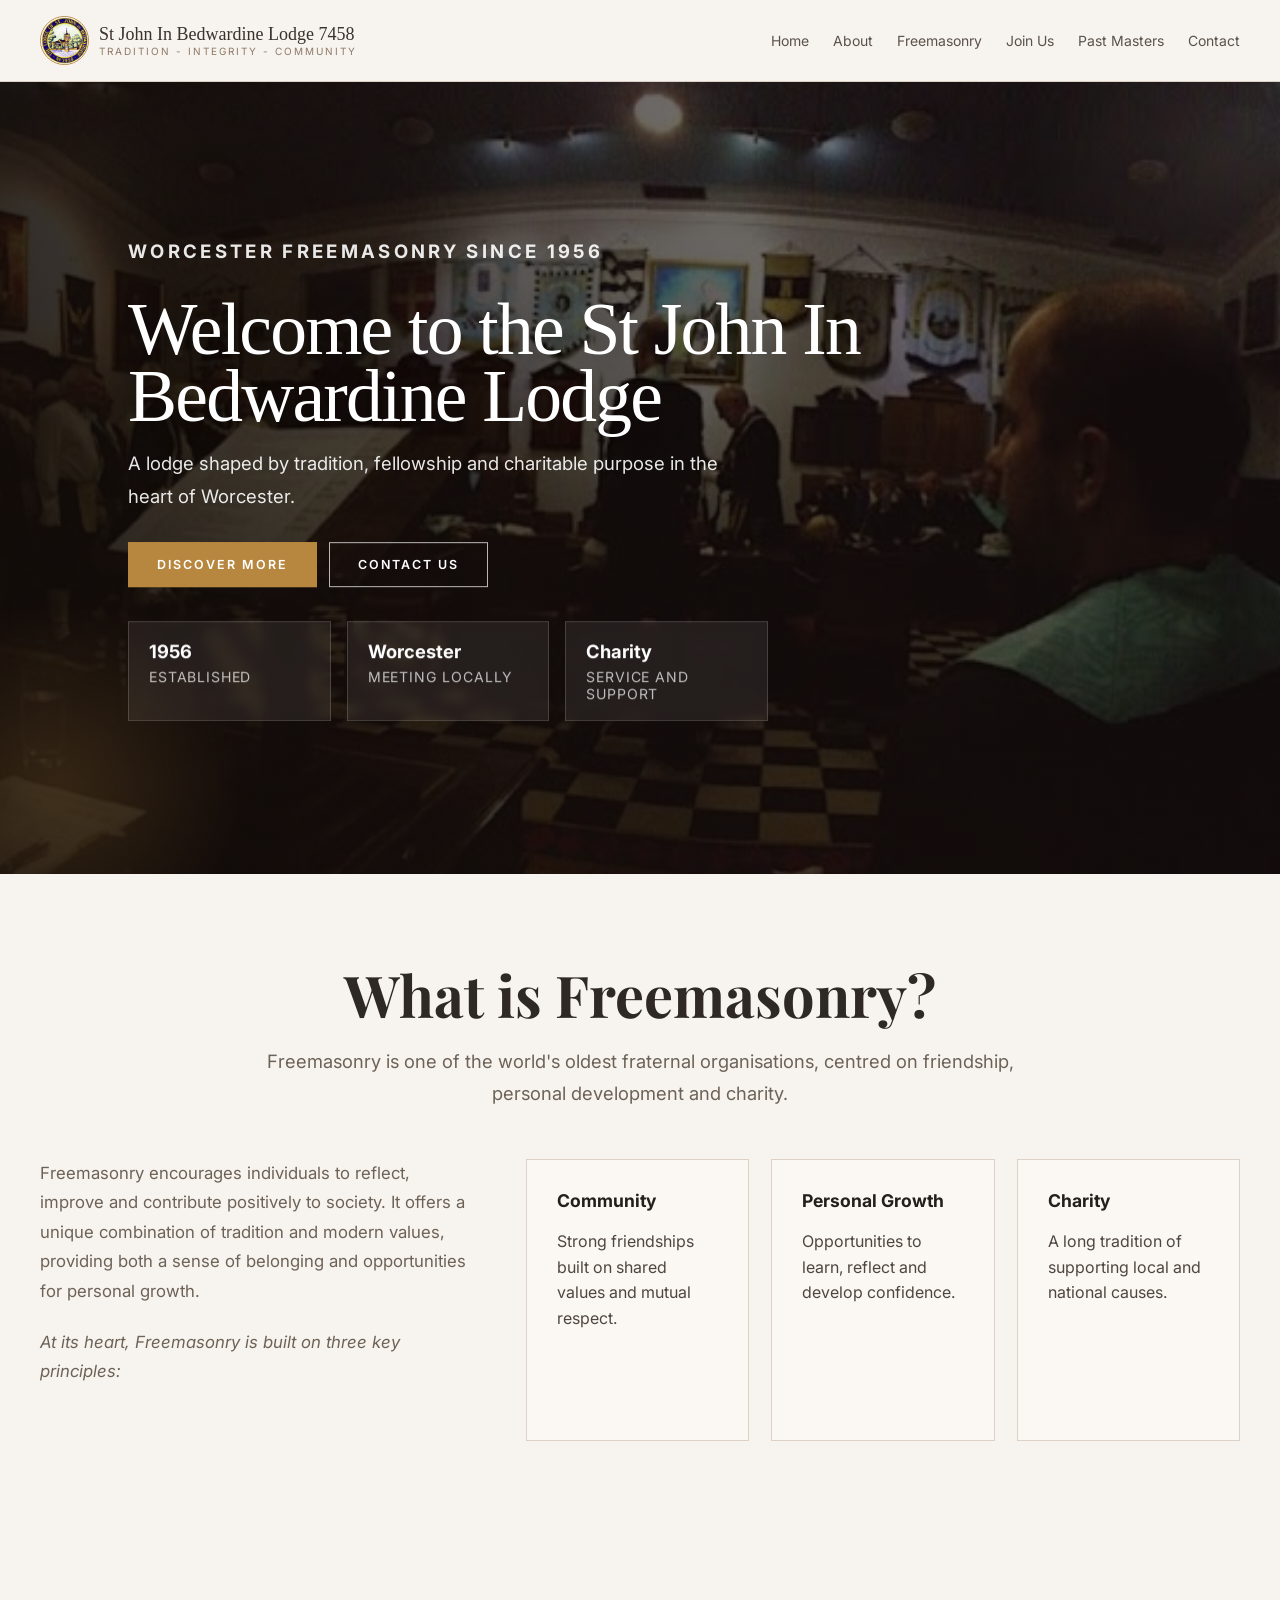
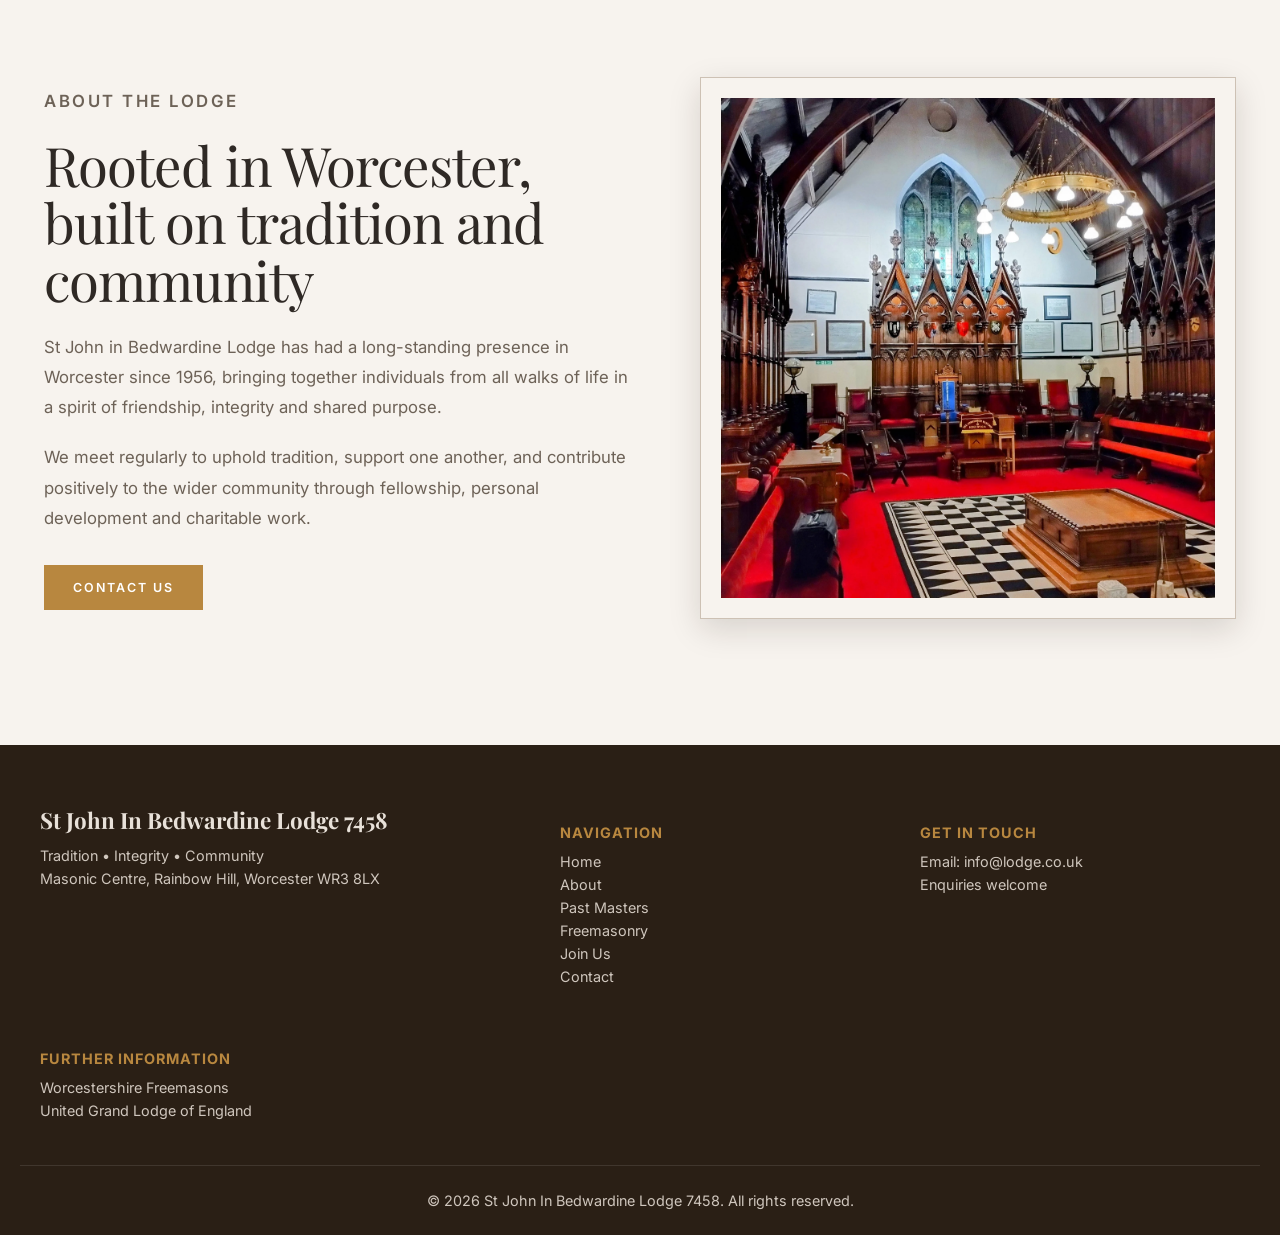
<file: index.html>
<html lang="en">
<head>
    <meta charset="UTF-8">
    <meta name="viewport" content="width=device-width, initial-scale=1.0">
    <link rel="stylesheet" href="index.css">
    <link rel="preconnect" href="https://fonts.googleapis.com">
    <link rel="preconnect" href="https://fonts.gstatic.com" crossorigin>
    <link href="https://fonts.googleapis.com/css2?family=Playfair+Display:wght@400;500;600&family=Inter:wght@300;400;500;600&display=swap" rel="stylesheet">
    <title>St John In Bedwardine Lodge</title>
</head>
<body>
<div id="header"></div>

<section class="hero-banner reveal-section">
  <img src="IMG_0050.jpg" alt="Inside Worcester Lodge" class="hero-image">
  <div class="hero-overlay"></div>
  <div class="hero-glow hero-glow-left"></div>
  <div class="hero-glow hero-glow-right"></div>

  <div class="hero-banner-content">
    <p class="hero-kicker">Worcester Freemasonry Since 1956</p>
    <h1>Welcome to the St John In Bedwardine Lodge</h1>
    <p>
      A lodge shaped by tradition, fellowship and charitable purpose in the heart of Worcester.
    </p>

    <div class="hero-buttons">
      <a href="/about.html" class="btn btn-gold">Discover More</a>
      <a href="/contact.html" class="btn btn-outline-light">Contact Us</a>
    </div>

    <div class="hero-facts">
      <div class="hero-fact">
        <strong>1956</strong>
        <span>Established</span>
      </div>
      <div class="hero-fact">
        <strong>Worcester</strong>
        <span>Meeting locally</span>
      </div>
      <div class="hero-fact">
        <strong>Charity</strong>
        <span>Service and support</span>
      </div>
    </div>
  </div>
</section>

<section class="section light freemasonry-section reveal-section">
  <h2>What is Freemasonry?</h2>

  <p class="freemasonry-intro">
    Freemasonry is one of the world&apos;s oldest fraternal organisations,
    centred on friendship, personal development and charity.
  </p>

  <div class="freemasonry-layout">
    <div class="freemasonry-copy">
      <p>
        Freemasonry encourages individuals to reflect, improve and contribute
        positively to society. It offers a unique combination of tradition and
        modern values, providing both a sense of belonging and opportunities
        for personal growth.
      </p>

      <p class="freemasonry-note">
        At its heart, Freemasonry is built on three key principles:
      </p>
    </div>

    <div class="cards">
      <div class="card">
        <h3>Community</h3>
        <p>Strong friendships built on shared values and mutual respect.</p>
      </div>

      <div class="card">
        <h3>Personal Growth</h3>
        <p>Opportunities to learn, reflect and develop confidence.</p>
      </div>

      <div class="card">
        <h3>Charity</h3>
        <p>A long tradition of supporting local and national causes.</p>
      </div>
    </div>
  </div>
</section>

<section class="about-section reveal-section">
  <div class="container split">
    <div class="about-text">
      <p class="section-label">About the Lodge</p>
      <h2>Rooted in Worcester, built on tradition and community</h2>
      <p>
        St John in Bedwardine Lodge has had a long-standing presence in Worcester since 1956,
        bringing together individuals from all walks of life in a spirit of
        friendship, integrity and shared purpose.
      </p>
      <p>
        We meet regularly to uphold tradition, support one another, and
        contribute positively to the wider community through fellowship,
        personal development and charitable work.
      </p>

      <a href="contact.html" class="btn btn-gold">Contact Us</a>
    </div>

    <div class="about-image-wrap">
      <img src="lodgeroom.webp" alt="Interior of St John in Bedwardine Lodge">
    </div>
  </div>
</section>

<div id="footer"></div>

<script src="loader.js"></script>
</body>
</html>
</file>
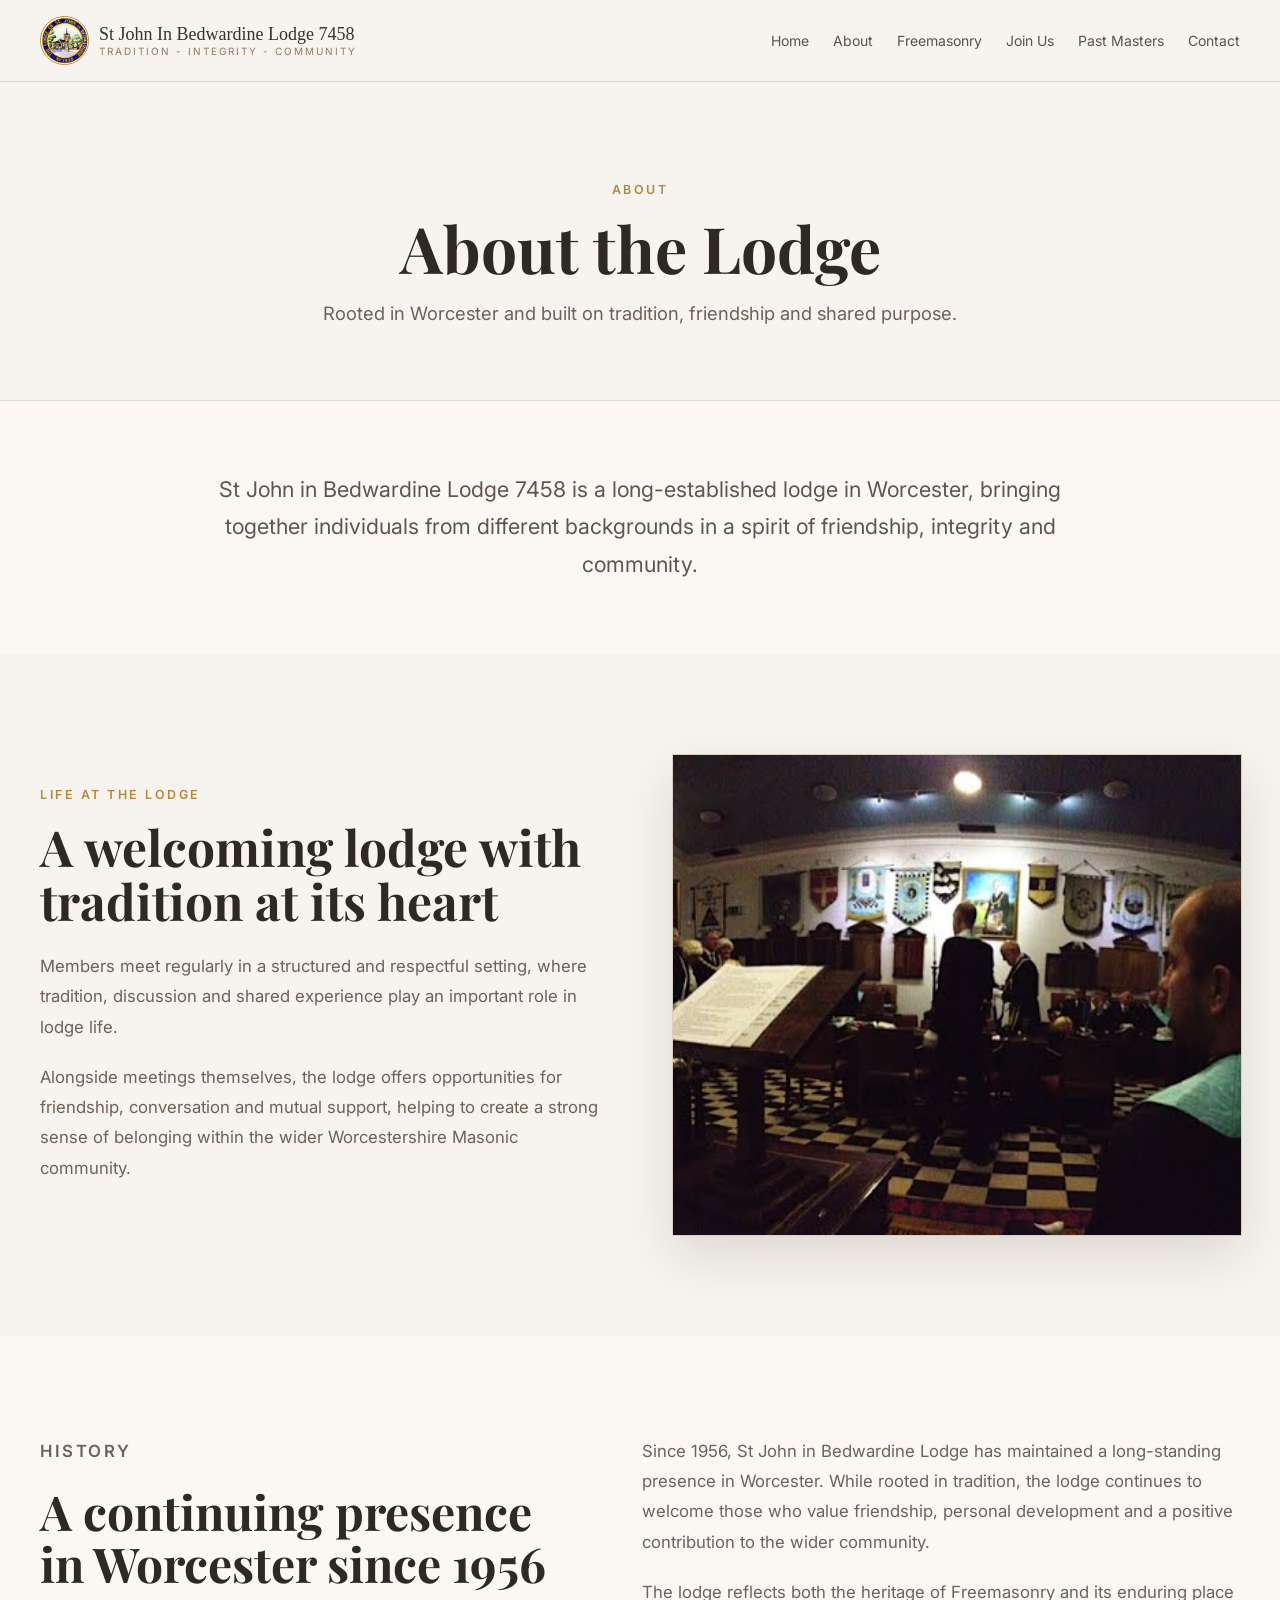
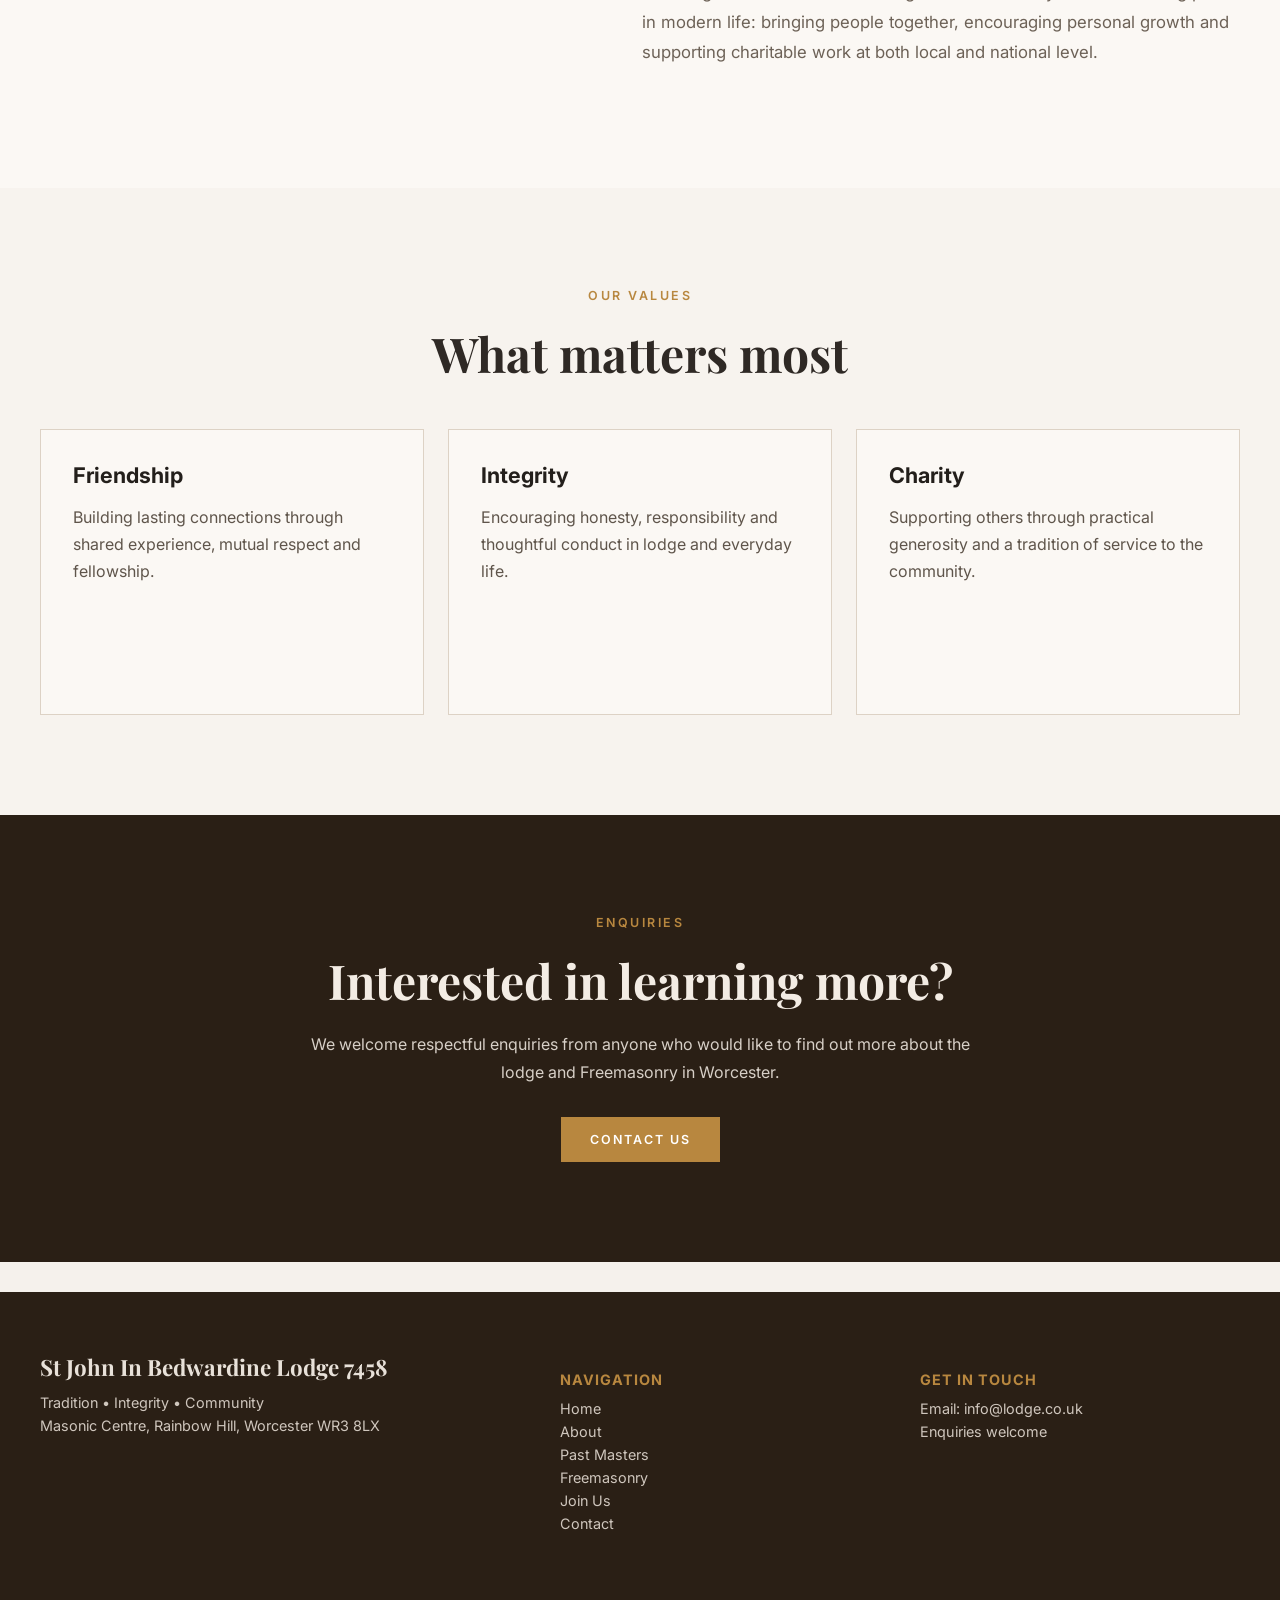
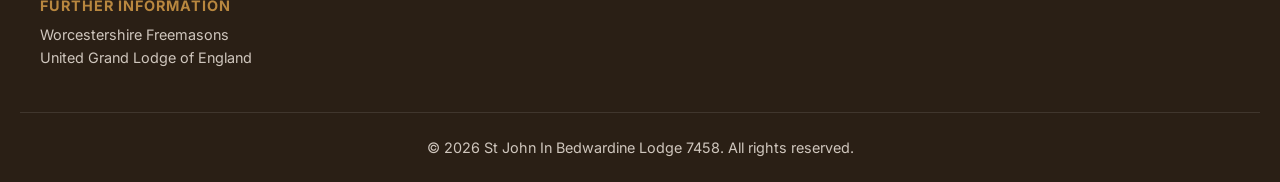
<file: about.html>
<html lang="en">
<head>
    <meta charset="UTF-8">
    <meta name="viewport" content="width=device-width, initial-scale=1.0">
    <link rel="stylesheet" href="about.css">
    <link rel="stylesheet" href="index.css">
    <link rel="preconnect" href="https://fonts.googleapis.com">
<link rel="preconnect" href="https://fonts.gstatic.com" crossorigin>
<link href="https://fonts.googleapis.com/css2?family=Playfair+Display:wght@400;500;600&family=Inter:wght@300;400;500;600&display=swap" rel="stylesheet">
    <title>St John In Bedwardine Lodge</title>
</head>
<body>
    <div id="header"></div>

<main>
    <section class="page-hero">
      <div class="page-hero-inner">
        <p class="section-label">About</p>
        <h1>About the Lodge</h1>
        <p class="page-hero-lead">
          Rooted in Worcester and built on tradition, friendship and shared purpose.
        </p>
      </div>
    </section>

    <section class="about-intro-section">
      <div class="page-container narrow">
        <p class="lead-text">
          St John in Bedwardine Lodge 7458 is a long-established lodge in Worcester,
          bringing together individuals from different backgrounds in a spirit of
          friendship, integrity and community.
        </p>
      </div>
    </section>

    <section class="about-detail-section">
      <div class="page-container split-about">
        <div class="about-copy">
          <p class="section-label">Life at the Lodge</p>
          <h2>A welcoming lodge with tradition at its heart</h2>
          <p>
            Members meet regularly in a structured and respectful setting, where
            tradition, discussion and shared experience play an important role in
            lodge life.
          </p>
          <p>
            Alongside meetings themselves, the lodge offers opportunities for
            friendship, conversation and mutual support, helping to create a strong
            sense of belonging within the wider Worcestershire Masonic community.
          </p>
        </div>

        <div class="about-photo">
          <img src="IMG_0050.jpg" alt="Members inside St John In Bedwardine Lodge">
        </div>
      </div>
    </section>

    <section class="history-section">
      <div class="page-container history-grid">
        <div>
          <p class="section-label">History</p>
          <h2>A continuing presence in Worcester since 1956</h2>
        </div>

        <div>
          <p>
            Since 1956, St John in Bedwardine Lodge has maintained a long-standing
            presence in Worcester. While rooted in tradition, the lodge continues to
            welcome those who value friendship, personal development and a positive
            contribution to the wider community.
          </p>
          <p>
            The lodge reflects both the heritage of Freemasonry and its enduring place
            in modern life: bringing people together, encouraging personal growth and
            supporting charitable work at both local and national level.
          </p>
        </div>
      </div>
    </section>

    <section class="values-section">
      <div class="page-container">
        <p class="section-label center">Our Values</p>
        <h2 class="center-heading">What matters most</h2>

        <div class="values-grid">
          <div class="value-card">
            <h3>Friendship</h3>
            <p>Building lasting connections through shared experience, mutual respect and fellowship.</p>
          </div>

          <div class="value-card">
            <h3>Integrity</h3>
            <p>Encouraging honesty, responsibility and thoughtful conduct in lodge and everyday life.</p>
          </div>

          <div class="value-card">
            <h3>Charity</h3>
            <p>Supporting others through practical generosity and a tradition of service to the community.</p>
          </div>
        </div>
      </div>
    </section>

    <section class="page-cta" id="contact">
      <div class="page-container narrow center-text">
        <p class="section-label center">Enquiries</p>
        <h2>Interested in learning more?</h2>
        <p class="cta-copy">
          We welcome respectful enquiries from anyone who would like to find out more
          about the lodge and Freemasonry in Worcester.
        </p>
        <a href="contact.html" class="btn btn-gold">Contact Us</a>
      </div>
    </section>
  </main>
<div id="footer"></div>

<script src="loader.js"></script>
</body>
</html>
</file>
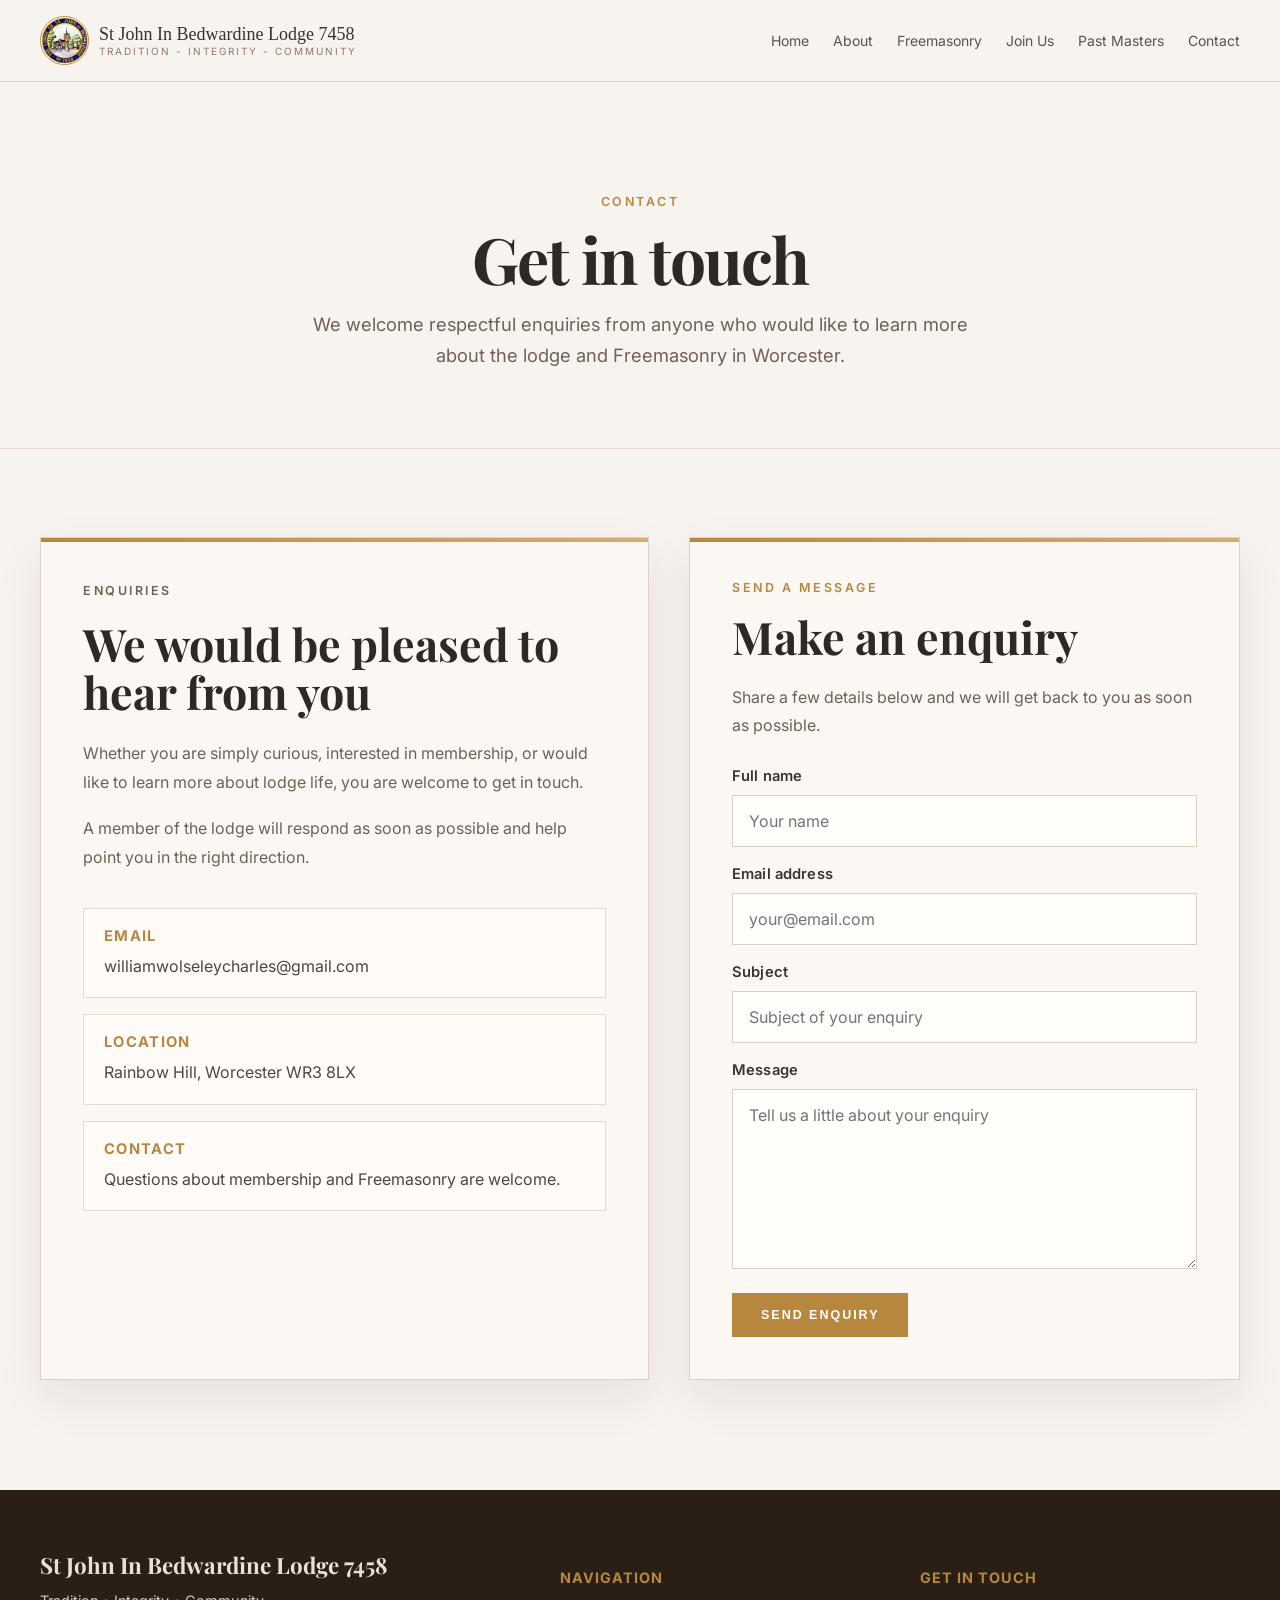
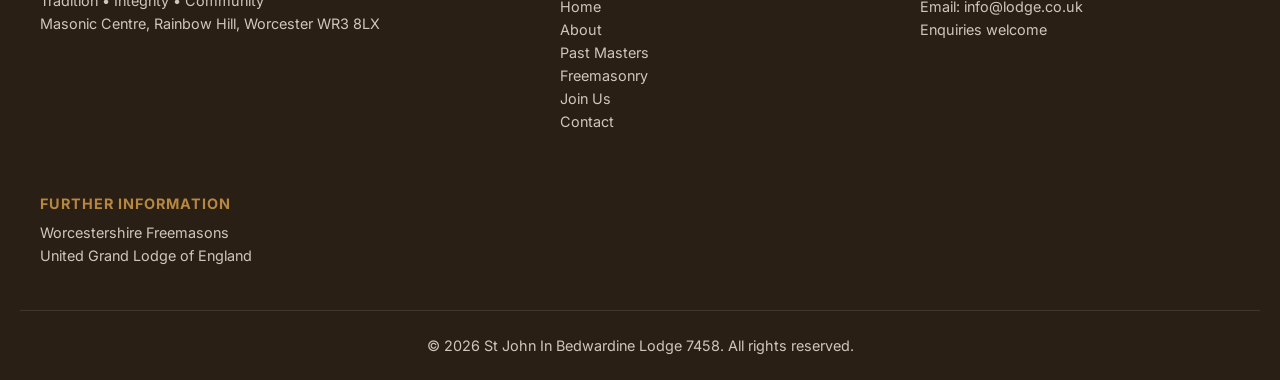
<file: contact.html>
<!DOCTYPE html>
<html lang="en">
<head>
  <meta charset="UTF-8">
  <meta name="viewport" content="width=device-width, initial-scale=1.0">
  <title>Contact | St John In Bedwardine Lodge 7458</title>
  <link rel="stylesheet" href="index.css">
  <link rel="stylesheet" href="contact.css">
  <link rel="preconnect" href="https://fonts.googleapis.com">
  <link rel="preconnect" href="https://fonts.gstatic.com" crossorigin>
  <link href="https://fonts.googleapis.com/css2?family=Playfair+Display:wght@400;500;600&family=Inter:wght@300;400;500;600&display=swap" rel="stylesheet">
</head>
<body>

  <div id="header"></div>

  <main>
    <section class="page-hero">
      <div class="page-hero-inner">
        <p class="section-label">Contact</p>
        <h1>Get in touch</h1>
        <p class="page-hero-lead">
          We welcome respectful enquiries from anyone who would like to learn more
          about the lodge and Freemasonry in Worcester.
        </p>
      </div>
    </section>

    <section class="contact-section">
      <div class="page-container contact-grid">
        <div class="contact-info-card">
          <p class="section-label">Enquiries</p>
          <h2>We would be pleased to hear from you</h2>
          <p>
            Whether you are simply curious, interested in membership, or would
            like to learn more about lodge life, you are welcome to get in touch.
          </p>
          <p>
            A member of the lodge will respond as soon as possible and help point
            you in the right direction.
          </p>

          <div class="contact-details">
            <div class="contact-detail">
              <h3>Email</h3>
              <p>williamwolseleycharles@gmail.com</p>
            </div>

            <div class="contact-detail">
              <h3>Location</h3>
              <p>Rainbow Hill, Worcester WR3 8LX</p>
            </div>

            <div class="contact-detail">
              <h3>Contact</h3>
              <p>Questions about membership and Freemasonry are welcome.</p>
            </div>
          </div>
        </div>

        <div class="contact-form-card">
          <p class="section-label">Send a message</p>
          <h2>Make an enquiry</h2>
          <p class="form-intro">
            Share a few details below and we will get back to you as soon as possible.
          </p>

          <form
            class="contact-form"
            action="https://formsubmit.co/williamwolseleycharles@gmail.com"
            method="POST"
          >
            <input type="hidden" name="_subject" value="New enquiry from St John In Bedwardine Lodge website">
            <input type="hidden" name="_next" id="contact-form-next" value="thank-you.html">
            <input type="hidden" name="_captcha" value="false">
            <input type="hidden" name="_template" value="table">

            <div class="form-row">
              <label for="name">Full name</label>
              <input type="text" id="name" name="name" placeholder="Your name" required>
            </div>

            <div class="form-row">
              <label for="email">Email address</label>
              <input type="email" id="email" name="email" placeholder="your@email.com" required>
            </div>

            <div class="form-row">
              <label for="subject">Subject</label>
              <input type="text" id="subject" name="subject" placeholder="Subject of your enquiry" required>
            </div>

            <div class="form-row">
              <label for="message">Message</label>
              <textarea id="message" name="message" rows="7" placeholder="Tell us a little about your enquiry" required></textarea>
            </div>

            <input type="text" name="_honey" class="contact-honeypot" tabindex="-1" autocomplete="off">

            <button type="submit" class="btn btn-gold">Send Enquiry</button>
          </form>
        </div>
      </div>
    </section>
  </main>

  <div id="footer"></div>

  <script src="loader.js"></script>
</body>
</html>
</file>
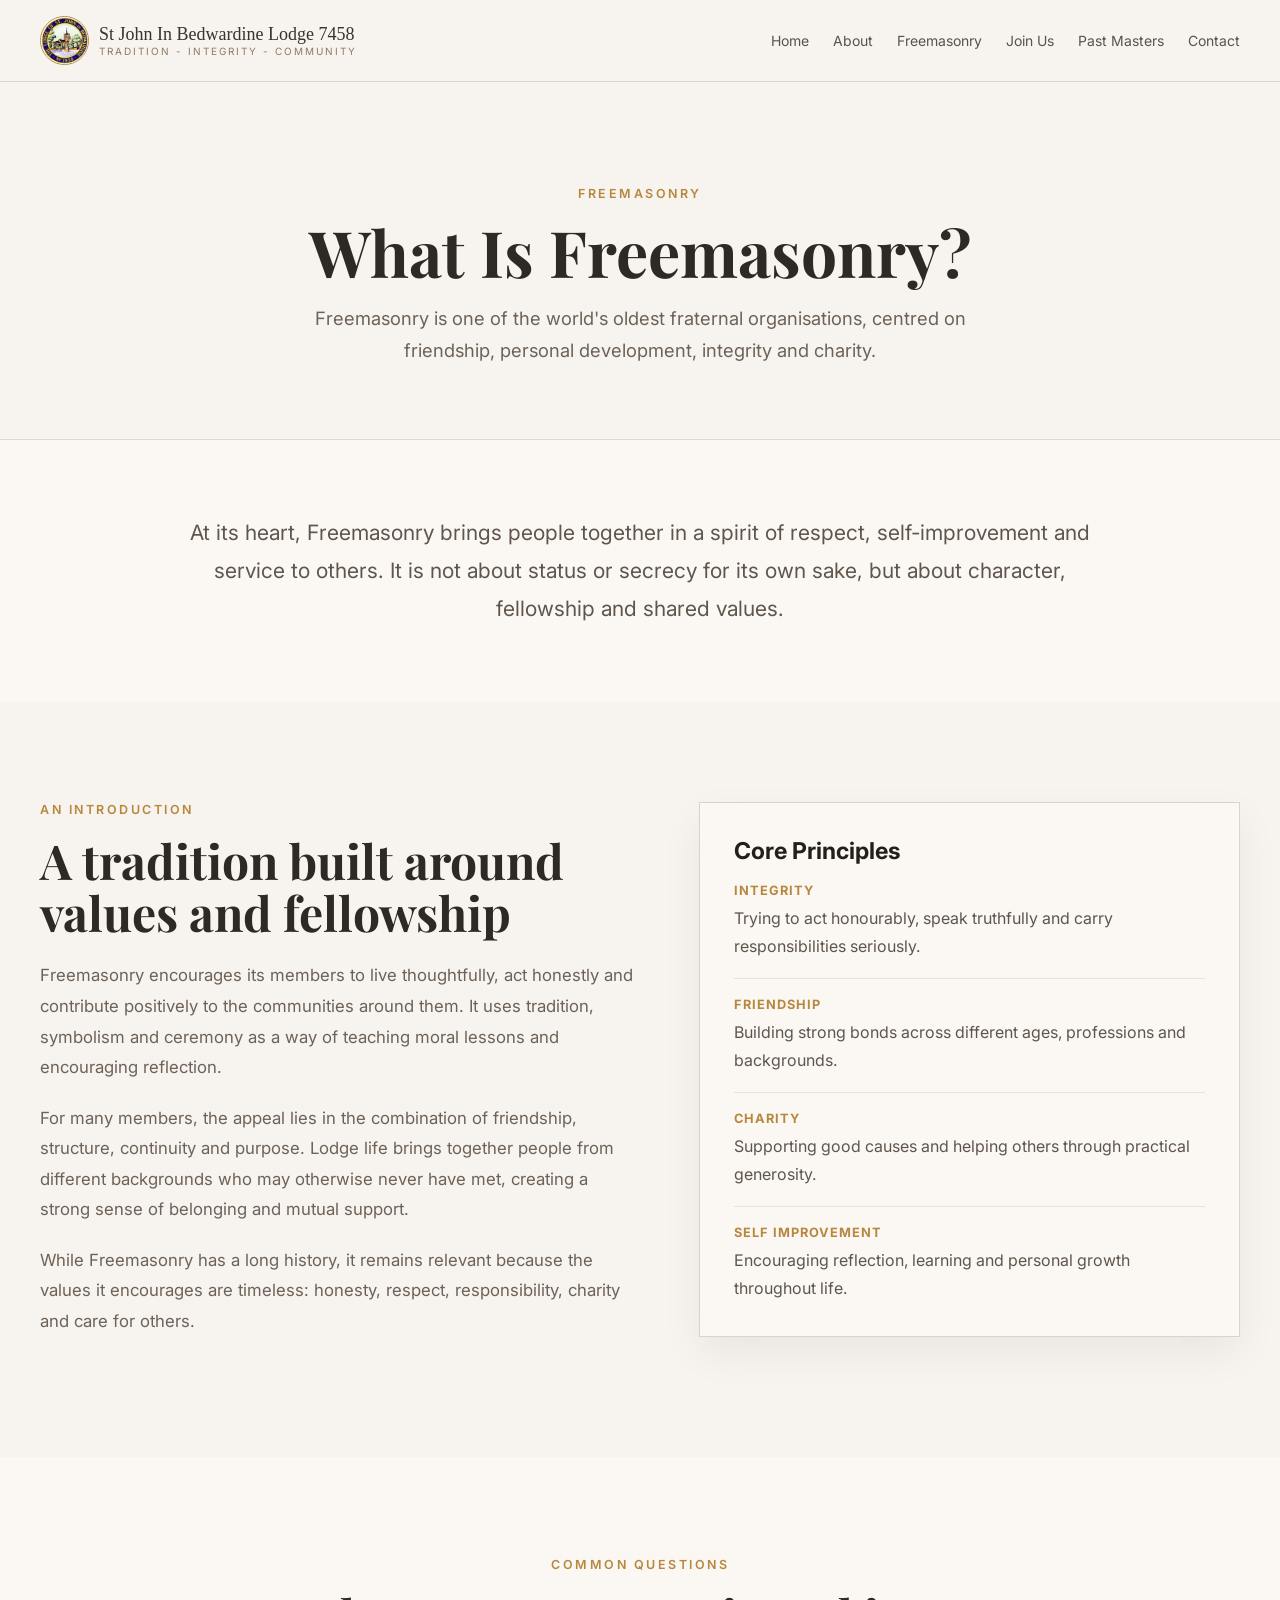
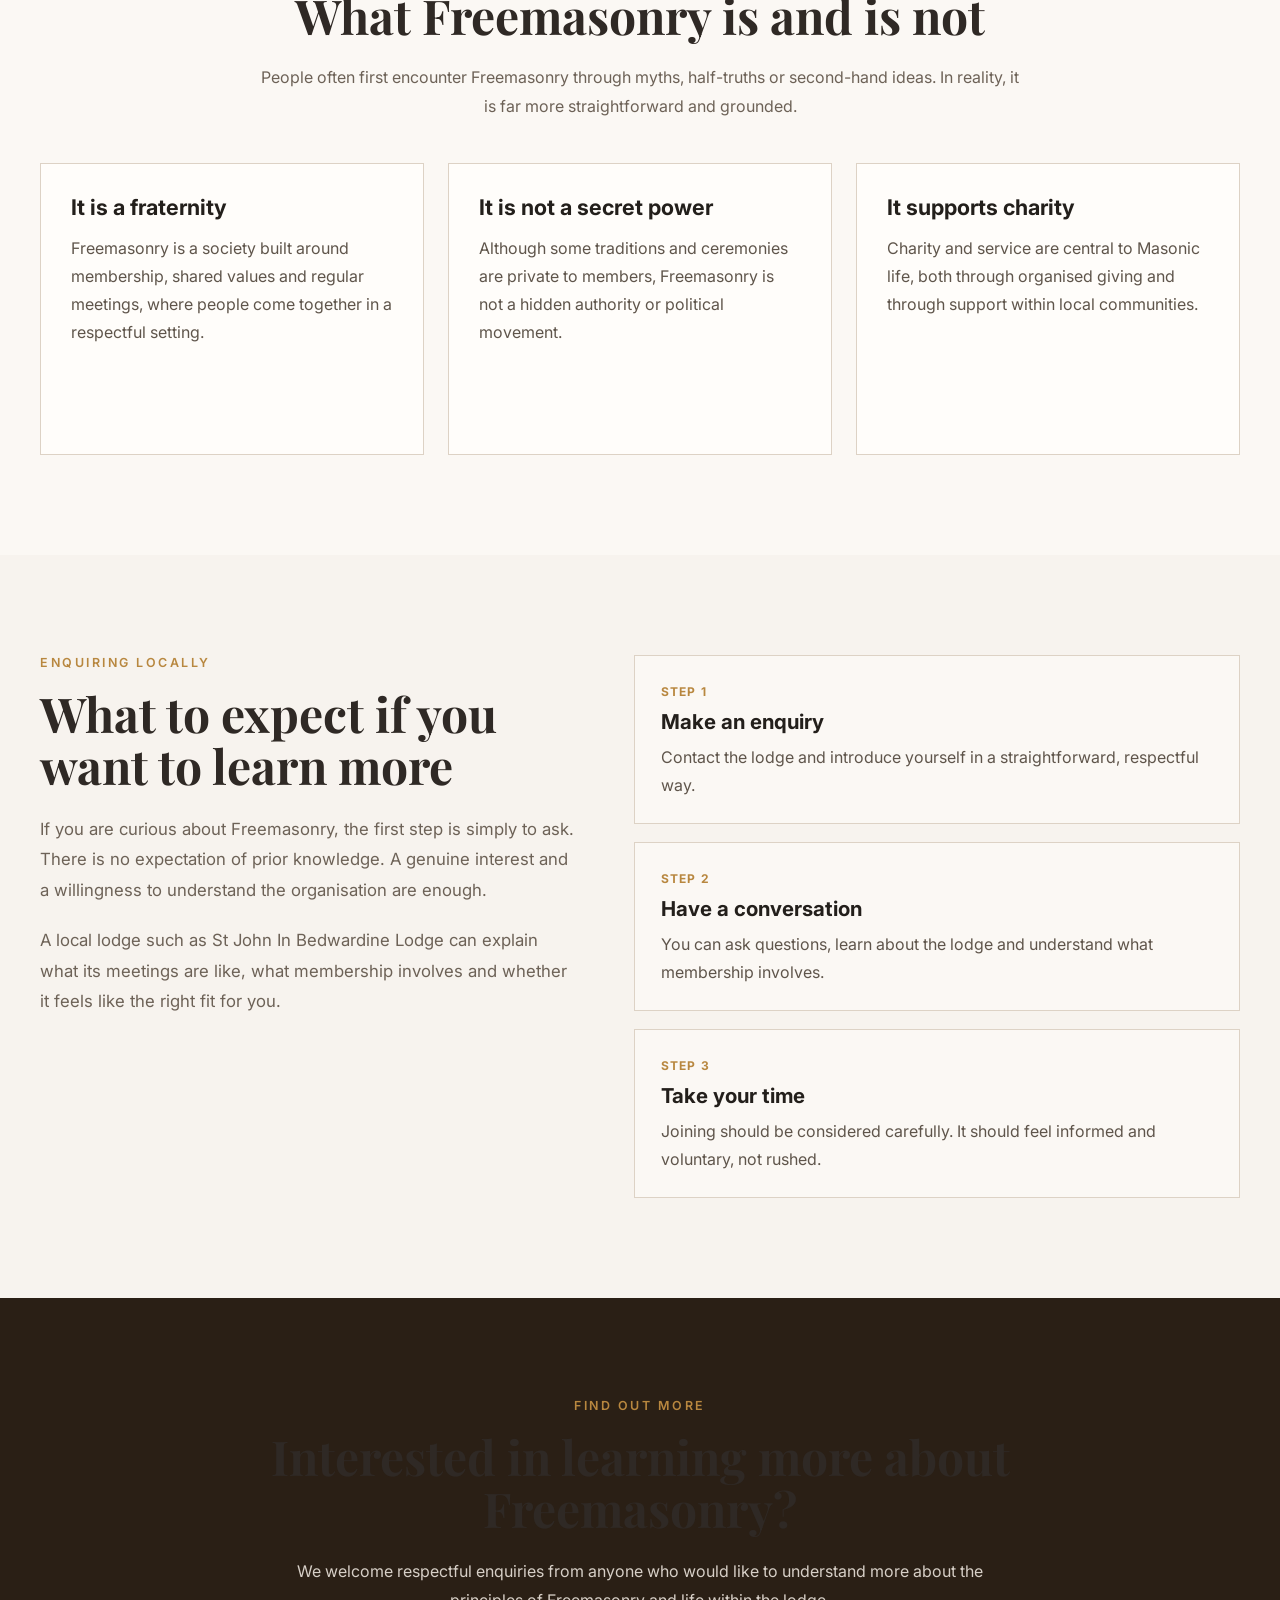
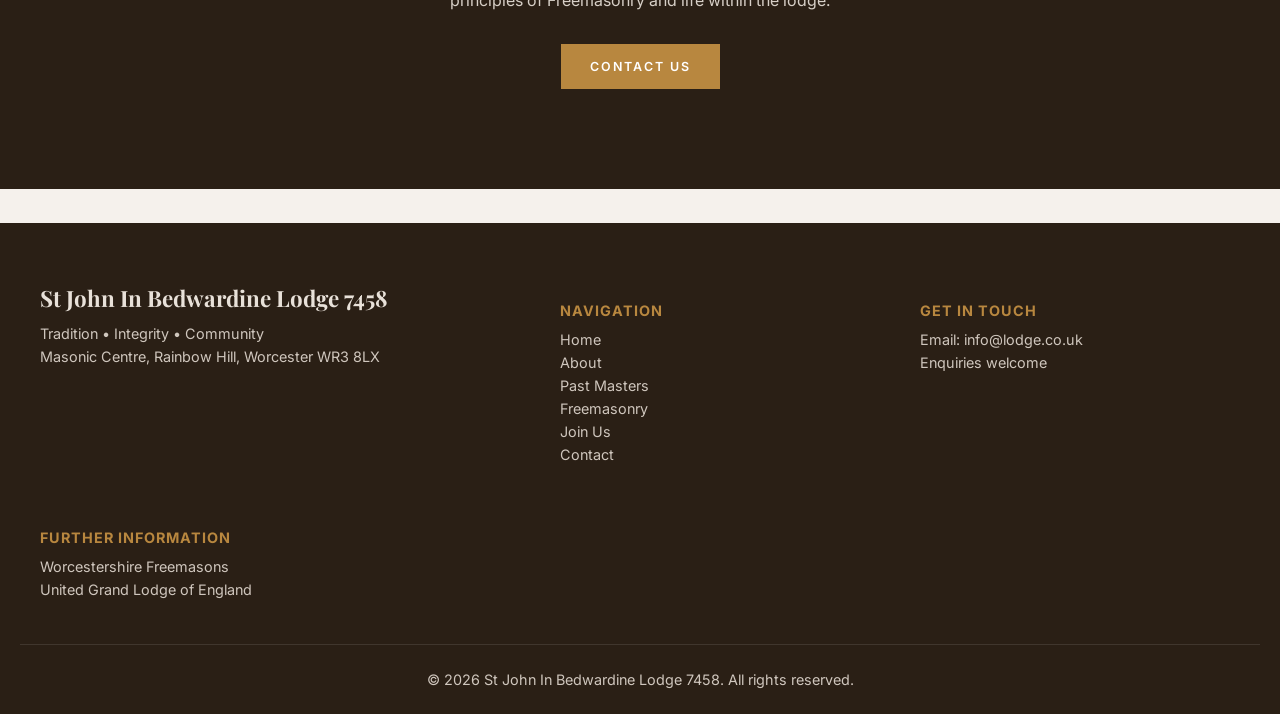
<file: freemasonry.html>
<!DOCTYPE html>
<html lang="en">
<head>
  <meta charset="UTF-8">
  <meta name="viewport" content="width=device-width, initial-scale=1.0">
  <title>Freemasonry | St John In Bedwardine Lodge 7458</title>
  <link rel="stylesheet" href="index.css">
  <link rel="stylesheet" href="freemasonry.css">
  <link rel="preconnect" href="https://fonts.googleapis.com">
  <link rel="preconnect" href="https://fonts.gstatic.com" crossorigin>
  <link href="https://fonts.googleapis.com/css2?family=Playfair+Display:wght@400;500;600&family=Inter:wght@300;400;500;600&display=swap" rel="stylesheet">
</head>
<body>
  <div id="header"></div>

  <main>
    <section class="page-hero">
      <div class="page-hero-inner">
        <p class="section-label">Freemasonry</p>
        <h1>What Is Freemasonry?</h1>
        <p class="page-hero-lead">
          Freemasonry is one of the world&apos;s oldest fraternal organisations,
          centred on friendship, personal development, integrity and charity.
        </p>
      </div>
    </section>

    <section class="intro-section">
      <div class="page-container narrow">
        <p class="lead-text">
          At its heart, Freemasonry brings people together in a spirit of respect,
          self-improvement and service to others. It is not about status or secrecy
          for its own sake, but about character, fellowship and shared values.
        </p>
      </div>
    </section>

    <section class="explain-section">
      <div class="page-container split-section">
        <div class="content-copy">
          <p class="section-label">An Introduction</p>
          <h2>A tradition built around values and fellowship</h2>
          <p>
            Freemasonry encourages its members to live thoughtfully, act honestly
            and contribute positively to the communities around them. It uses
            tradition, symbolism and ceremony as a way of teaching moral lessons
            and encouraging reflection.
          </p>
          <p>
            For many members, the appeal lies in the combination of friendship,
            structure, continuity and purpose. Lodge life brings together people
            from different backgrounds who may otherwise never have met, creating
            a strong sense of belonging and mutual support.
          </p>
          <p>
            While Freemasonry has a long history, it remains relevant because the
            values it encourages are timeless: honesty, respect, responsibility,
            charity and care for others.
          </p>
        </div>

        <aside class="principles-panel">
          <h3>Core Principles</h3>
          <div class="principles-list">
            <div class="principle-item">
              <strong>Integrity</strong>
              <p>Trying to act honourably, speak truthfully and carry responsibilities seriously.</p>
            </div>
            <div class="principle-item">
              <strong>Friendship</strong>
              <p>Building strong bonds across different ages, professions and backgrounds.</p>
            </div>
            <div class="principle-item">
              <strong>Charity</strong>
              <p>Supporting good causes and helping others through practical generosity.</p>
            </div>
            <div class="principle-item">
              <strong>Self Improvement</strong>
              <p>Encouraging reflection, learning and personal growth throughout life.</p>
            </div>
          </div>
        </aside>
      </div>
    </section>

    <section class="cards-section">
      <div class="page-container">
        <p class="section-label center">Common Questions</p>
        <h2 class="center">What Freemasonry is and is not</h2>
        <p class="cards-intro">
          People often first encounter Freemasonry through myths, half-truths or
          second-hand ideas. In reality, it is far more straightforward and grounded.
        </p>

        <div class="info-grid">
          <div class="info-card">
            <h3>It is a fraternity</h3>
            <p>
              Freemasonry is a society built around membership, shared values and
              regular meetings, where people come together in a respectful setting.
            </p>
          </div>

          <div class="info-card">
            <h3>It is not a secret power</h3>
            <p>
              Although some traditions and ceremonies are private to members,
              Freemasonry is not a hidden authority or political movement.
            </p>
          </div>

          <div class="info-card">
            <h3>It supports charity</h3>
            <p>
              Charity and service are central to Masonic life, both through organised
              giving and through support within local communities.
            </p>
          </div>
        </div>
      </div>
    </section>

    <section class="journey-section">
      <div class="page-container journey-layout">
        <div class="journey-copy">
          <p class="section-label">Enquiring Locally</p>
          <h2>What to expect if you want to learn more</h2>
          <p>
            If you are curious about Freemasonry, the first step is simply to ask.
            There is no expectation of prior knowledge. A genuine interest and a
            willingness to understand the organisation are enough.
          </p>
          <p>
            A local lodge such as St John In Bedwardine Lodge can explain what its
            meetings are like, what membership involves and whether it feels like
            the right fit for you.
          </p>
        </div>

        <div class="steps-list">
          <div class="step-card">
            <span>Step 1</span>
            <h3>Make an enquiry</h3>
            <p>Contact the lodge and introduce yourself in a straightforward, respectful way.</p>
          </div>

          <div class="step-card">
            <span>Step 2</span>
            <h3>Have a conversation</h3>
            <p>You can ask questions, learn about the lodge and understand what membership involves.</p>
          </div>

          <div class="step-card">
            <span>Step 3</span>
            <h3>Take your time</h3>
            <p>Joining should be considered carefully. It should feel informed and voluntary, not rushed.</p>
          </div>
        </div>
      </div>
    </section>

    <section class="page-cta">
      <div class="page-container narrow center-text">
        <p class="section-label center">Find Out More</p>
        <h2>Interested in learning more about Freemasonry?</h2>
        <p class="cta-copy">
          We welcome respectful enquiries from anyone who would like to understand
          more about the principles of Freemasonry and life within the lodge.
        </p>
        <a href="contact.html" class="btn btn-gold">Contact Us</a>
      </div>
    </section>
  </main>

  <div id="footer"></div>

  <script src="loader.js"></script>
</body>
</html>
</file>
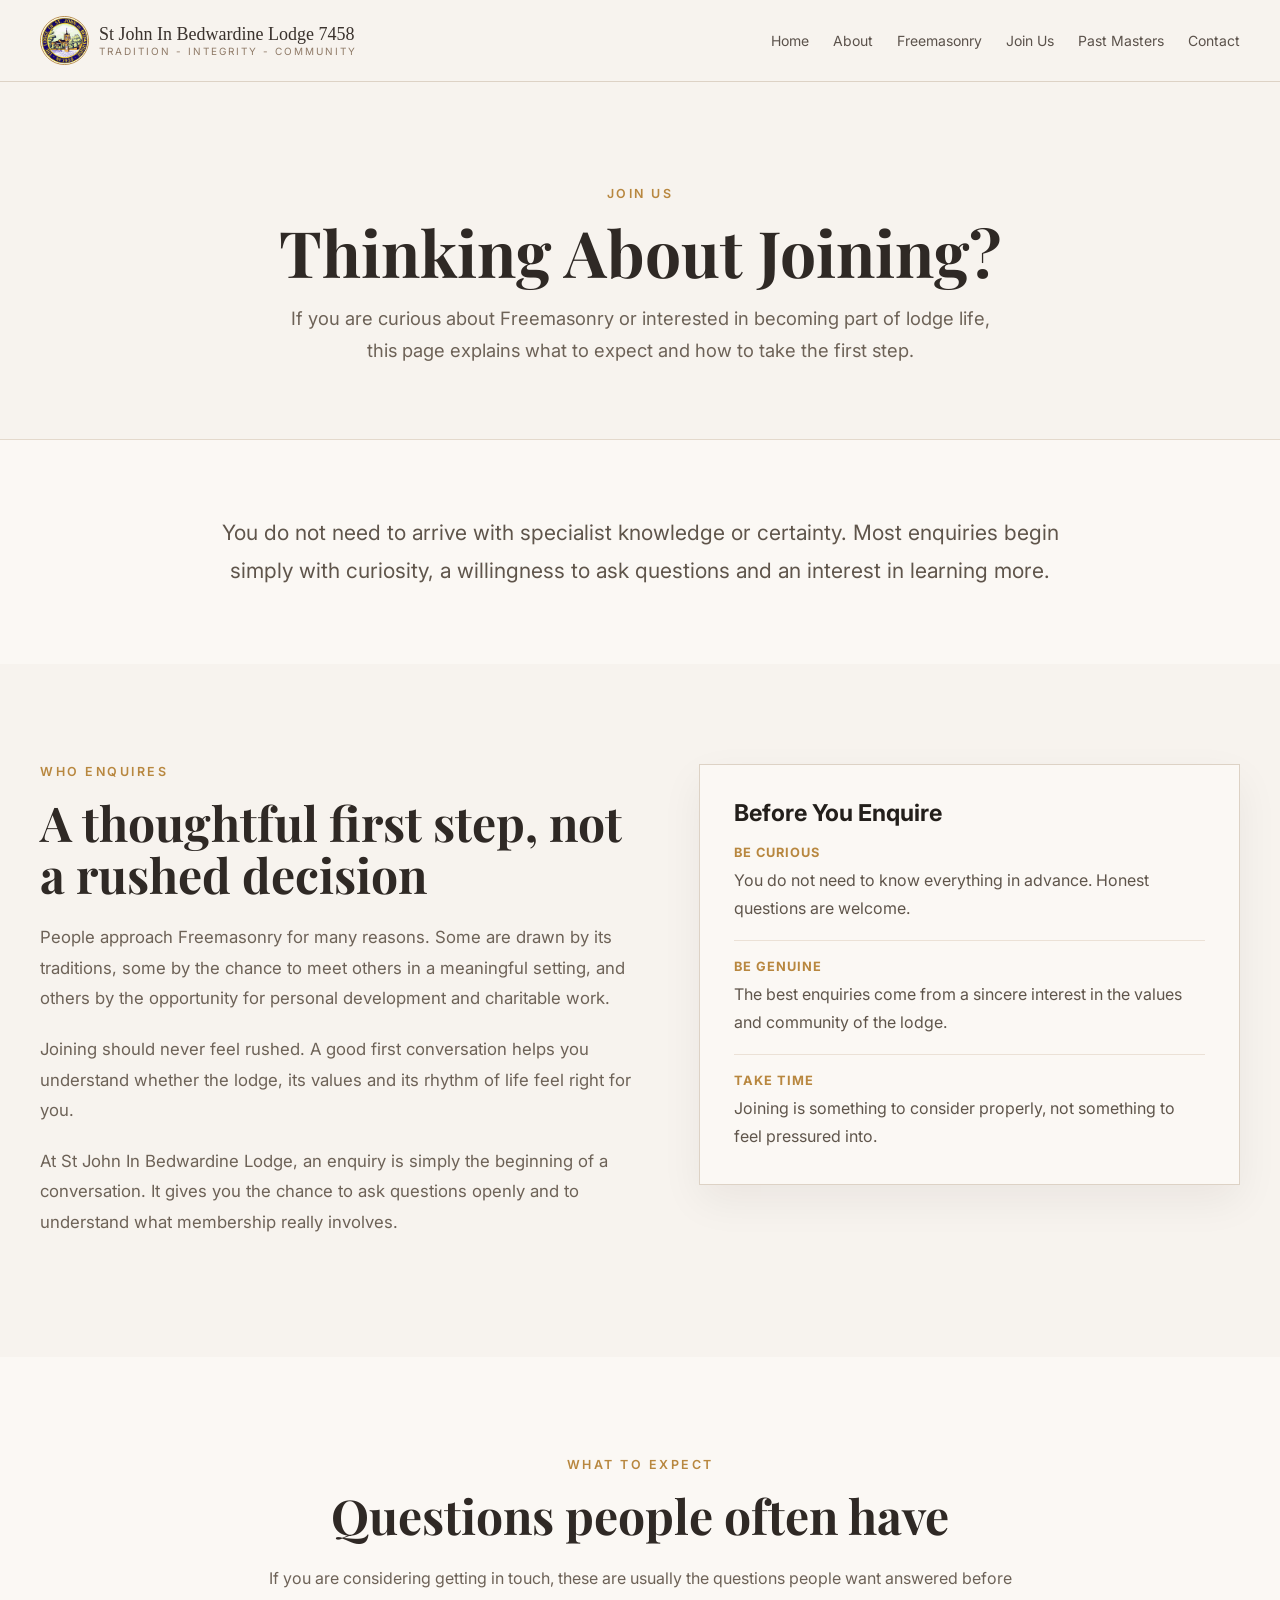
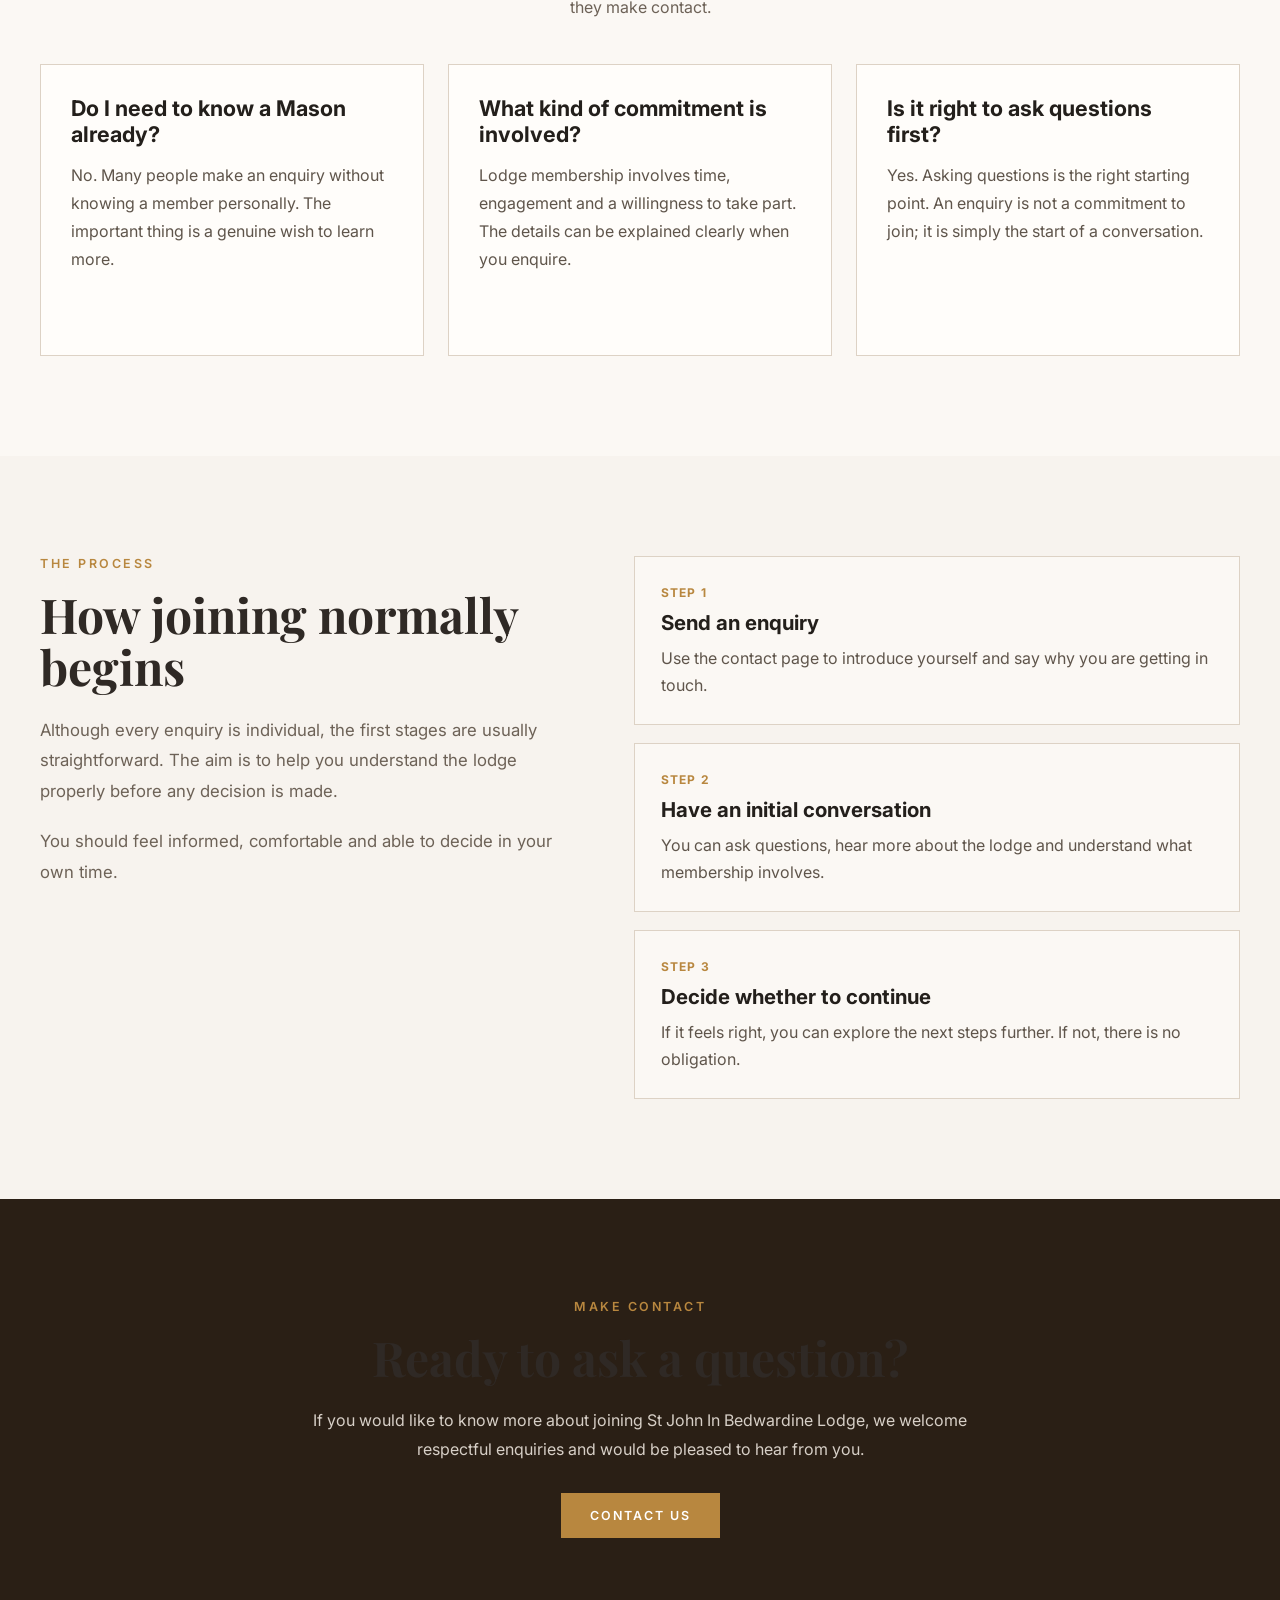
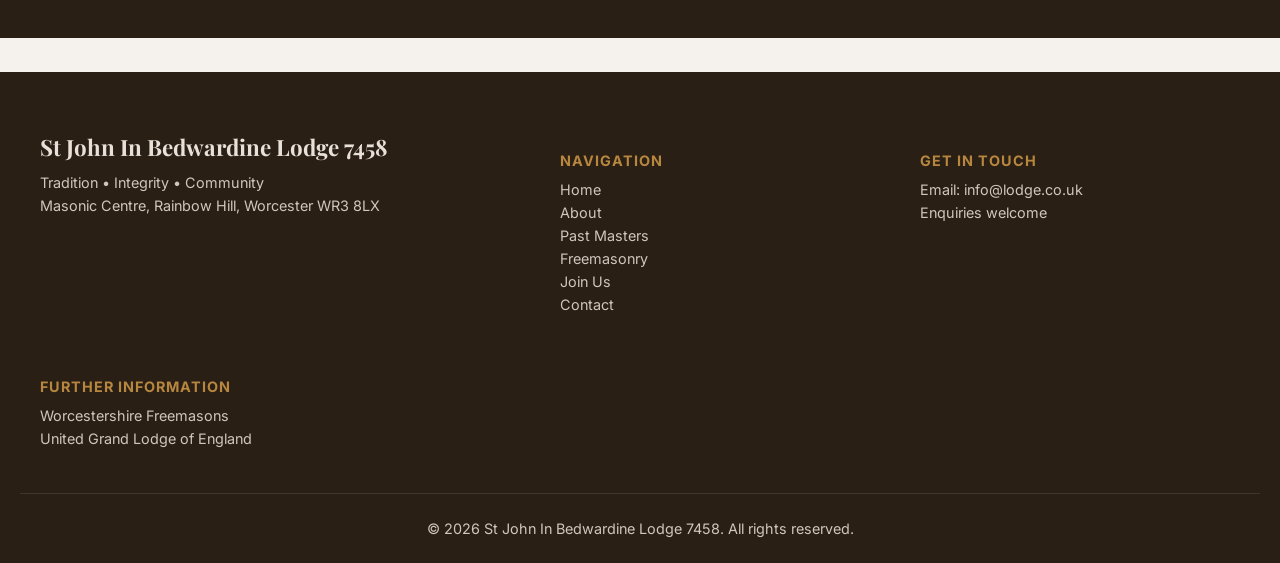
<file: join-us.html>
<!DOCTYPE html>
<html lang="en">
<head>
  <meta charset="UTF-8">
  <meta name="viewport" content="width=device-width, initial-scale=1.0">
  <title>Join Us | St John In Bedwardine Lodge 7458</title>
  <link rel="stylesheet" href="index.css">
  <link rel="stylesheet" href="freemasonry.css">
  <link rel="preconnect" href="https://fonts.googleapis.com">
  <link rel="preconnect" href="https://fonts.gstatic.com" crossorigin>
  <link href="https://fonts.googleapis.com/css2?family=Playfair+Display:wght@400;500;600&family=Inter:wght@300;400;500;600&display=swap" rel="stylesheet">
</head>
<body>
  <div id="header"></div>

  <main>
    <section class="page-hero">
      <div class="page-hero-inner">
        <p class="section-label">Join Us</p>
        <h1>Thinking About Joining?</h1>
        <p class="page-hero-lead">
          If you are curious about Freemasonry or interested in becoming part of
          lodge life, this page explains what to expect and how to take the first step.
        </p>
      </div>
    </section>

    <section class="intro-section">
      <div class="page-container narrow">
        <p class="lead-text">
          You do not need to arrive with specialist knowledge or certainty. Most
          enquiries begin simply with curiosity, a willingness to ask questions
          and an interest in learning more.
        </p>
      </div>
    </section>

    <section class="explain-section">
      <div class="page-container split-section">
        <div class="content-copy">
          <p class="section-label">Who Enquires</p>
          <h2>A thoughtful first step, not a rushed decision</h2>
          <p>
            People approach Freemasonry for many reasons. Some are drawn by its
            traditions, some by the chance to meet others in a meaningful setting,
            and others by the opportunity for personal development and charitable work.
          </p>
          <p>
            Joining should never feel rushed. A good first conversation helps you
            understand whether the lodge, its values and its rhythm of life feel
            right for you.
          </p>
          <p>
            At St John In Bedwardine Lodge, an enquiry is simply the beginning of
            a conversation. It gives you the chance to ask questions openly and to
            understand what membership really involves.
          </p>
        </div>

        <aside class="principles-panel">
          <h3>Before You Enquire</h3>
          <div class="principles-list">
            <div class="principle-item">
              <strong>Be Curious</strong>
              <p>You do not need to know everything in advance. Honest questions are welcome.</p>
            </div>
            <div class="principle-item">
              <strong>Be Genuine</strong>
              <p>The best enquiries come from a sincere interest in the values and community of the lodge.</p>
            </div>
            <div class="principle-item">
              <strong>Take Time</strong>
              <p>Joining is something to consider properly, not something to feel pressured into.</p>
            </div>
          </div>
        </aside>
      </div>
    </section>

    <section class="cards-section">
      <div class="page-container">
        <p class="section-label center">What To Expect</p>
        <h2 class="center">Questions people often have</h2>
        <p class="cards-intro">
          If you are considering getting in touch, these are usually the questions
          people want answered before they make contact.
        </p>

        <div class="info-grid">
          <div class="info-card">
            <h3>Do I need to know a Mason already?</h3>
            <p>
              No. Many people make an enquiry without knowing a member personally.
              The important thing is a genuine wish to learn more.
            </p>
          </div>

          <div class="info-card">
            <h3>What kind of commitment is involved?</h3>
            <p>
              Lodge membership involves time, engagement and a willingness to take
              part. The details can be explained clearly when you enquire.
            </p>
          </div>

          <div class="info-card">
            <h3>Is it right to ask questions first?</h3>
            <p>
              Yes. Asking questions is the right starting point. An enquiry is not
              a commitment to join; it is simply the start of a conversation.
            </p>
          </div>
        </div>
      </div>
    </section>

    <section class="journey-section">
      <div class="page-container journey-layout">
        <div class="journey-copy">
          <p class="section-label">The Process</p>
          <h2>How joining normally begins</h2>
          <p>
            Although every enquiry is individual, the first stages are usually
            straightforward. The aim is to help you understand the lodge properly
            before any decision is made.
          </p>
          <p>
            You should feel informed, comfortable and able to decide in your own time.
          </p>
        </div>

        <div class="steps-list">
          <div class="step-card">
            <span>Step 1</span>
            <h3>Send an enquiry</h3>
            <p>Use the contact page to introduce yourself and say why you are getting in touch.</p>
          </div>

          <div class="step-card">
            <span>Step 2</span>
            <h3>Have an initial conversation</h3>
            <p>You can ask questions, hear more about the lodge and understand what membership involves.</p>
          </div>

          <div class="step-card">
            <span>Step 3</span>
            <h3>Decide whether to continue</h3>
            <p>If it feels right, you can explore the next steps further. If not, there is no obligation.</p>
          </div>
        </div>
      </div>
    </section>

    <section class="page-cta">
      <div class="page-container narrow center-text">
        <p class="section-label center">Make Contact</p>
        <h2>Ready to ask a question?</h2>
        <p class="cta-copy">
          If you would like to know more about joining St John In Bedwardine Lodge,
          we welcome respectful enquiries and would be pleased to hear from you.
        </p>
        <a href="contact.html" class="btn btn-gold">Contact Us</a>
      </div>
    </section>
  </main>

  <div id="footer"></div>

  <script src="loader.js"></script>
</body>
</html>
</file>
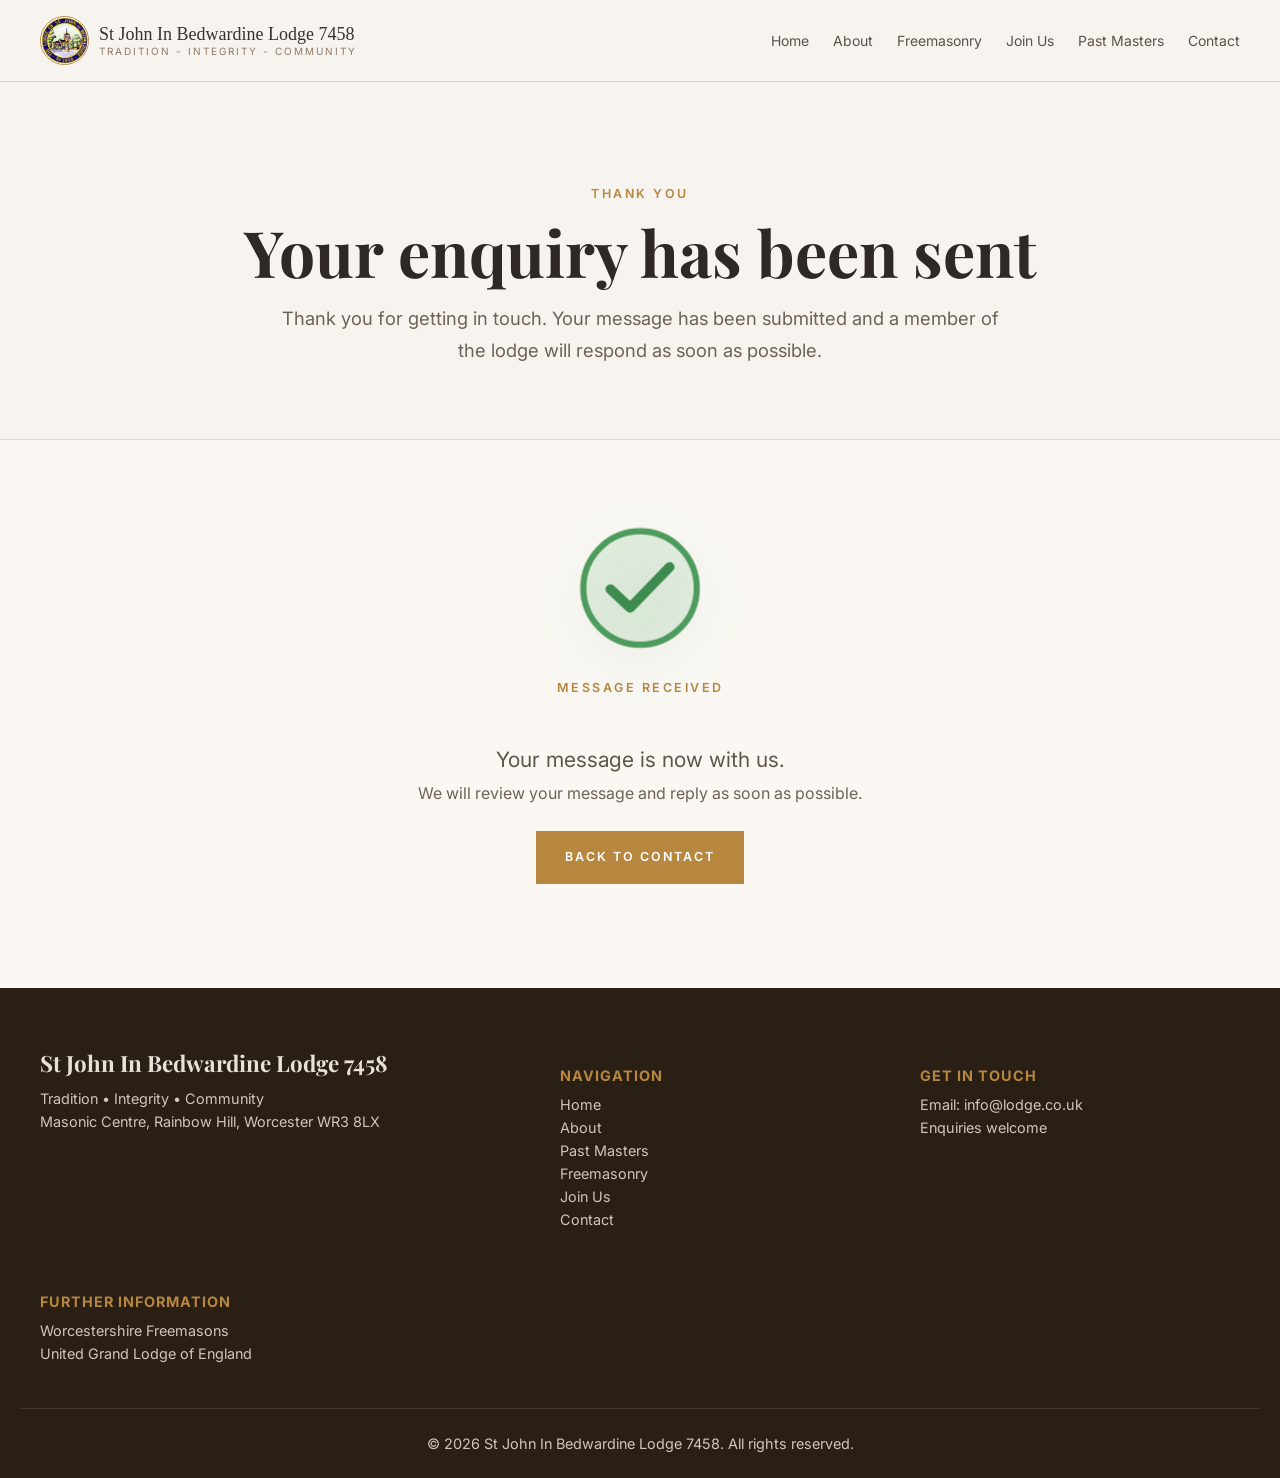
<file: thank-you.html>
<!DOCTYPE html>
<html lang="en">
<head>
  <meta charset="UTF-8">
  <meta name="viewport" content="width=device-width, initial-scale=1.0">
  <title>Thank You | St John In Bedwardine Lodge 7458</title>
  <link rel="stylesheet" href="index.css">
  <link rel="stylesheet" href="freemasonry.css">
  <link rel="preconnect" href="https://fonts.googleapis.com">
  <link rel="preconnect" href="https://fonts.gstatic.com" crossorigin>
  <link href="https://fonts.googleapis.com/css2?family=Playfair+Display:wght@400;500;600&family=Inter:wght@300;400;500;600&display=swap" rel="stylesheet">
</head>
<body>
  <div id="header"></div>

  <main>
    <section class="page-hero">
      <div class="page-hero-inner">
        <p class="section-label">Thank You</p>
        <h1>Your enquiry has been sent</h1>
        <p class="page-hero-lead">
          Thank you for getting in touch. Your message has been submitted and a member
          of the lodge will respond as soon as possible.
        </p>
      </div>
    </section>

    <section class="intro-section">
      <div class="page-container narrow center-text">
        <div class="success-panel">
          <div class="success-mark" aria-hidden="true">
            <svg viewBox="0 0 120 120" class="success-mark-svg">
              <circle class="success-ring" cx="60" cy="60" r="46"></circle>
              <path class="success-check" d="M36 61 L52 76 L84 43"></path>
            </svg>
            <div class="success-pulse success-pulse-one"></div>
            <div class="success-pulse success-pulse-two"></div>
          </div>

          <p class="section-label center">Message Received</p>
        </div>

        <p class="lead-text">
          Your message is now with us.
        </p>
        <p class="success-supporting-copy">
          We will review your message and reply as soon as possible.
        </p>
        <p class="cta-copy" style="color:#6d6257; margin-top:24px;">
          <a href="contact.html" class="btn btn-gold">Back to Contact</a>
        </p>
      </div>
    </section>
  </main>

  <div id="footer"></div>

  <script src="loader.js"></script>
</body>
</html>
</file>
<file: index.css>
/* Base */
html {
  width: 100%;
  overflow-y: scroll;
}

body {
  margin: 0;
  font-family: "Inter", sans-serif;
  background: #f7f3ee; /* Changed from #f5f1ec */
  color: #2f2925;
}

/* Header */
.header {
  background: #f7f3ee;
  border-bottom: 1px solid #ddd2c5;
  position: sticky;
  top: 0;
  z-index: 1000;
}

/* Layout */
.container {
  max-width: 1200px;
  margin: 0 auto;
  padding: 16px 24px;
  display: flex;
  align-items: center;
  justify-content: space-between;
}

/* Logo */
.logo {
  display: flex;
  align-items: center;
  gap: 10px;
}

.logo-icon {
  width: 47px;
  height: 47px;
  border: 1px solid #b88b4a;
  border-radius: 50%;
  display: flex;
  align-items: center;
  justify-content: center;
  color: #b88b4a;
  background: white;
  overflow: hidden;
}

.logo-icon img {
  width: 100%;
  height: 100%;
  object-fit: cover;
  object-position: center;
  border-radius: 50%;
  display: block;
}

.logo-text .title {
  font-family: serif;
  font-size: 18px;
  color: #3a322d;
}

.logo-text .subtitle {
  font-size: 10px;
  letter-spacing: 2px;
  color: #8f7a67;
  text-transform: uppercase;
}

/* Navigation */
.nav {
  display: flex;
  gap: 24px;
}

.nav a {
  text-decoration: none;
  color: #5b524b;
  font-size: 14px;
  transition: 0.2s;
}

.nav a:hover {
  color: #b88b4a;
}

/* Mobile menu button */
.menu-toggle {
  display: none;
  font-size: 0.75rem;
  cursor: pointer;
  font-family: "Inter", sans-serif;
  text-transform: uppercase;
  letter-spacing: 0.12em;
  color: #5b524b;
  background: transparent;
  border: 1px solid #d4c8bb;
  padding: 10px 14px;
}

/* Responsive */
@media (max-width: 768px) {
  .header {
    position: relative;
  }

  .nav {
    position: absolute;
    top: calc(100% + 1px);
    right: 16px;
    background: #f7f3ee;
    width: min(240px, calc(100vw - 32px));
    flex-direction: column;
    padding: 20px;
    border: 1px solid #ddd2c5;
    box-shadow: 0 18px 40px rgba(33, 23, 15, 0.12);
    display: none;
    gap: 14px;
  }

  .nav.active {
    display: flex;
  }

  .nav a {
    font-size: 0.9rem;
  }

  .menu-toggle {
    display: block;
  }
}






.hero-banner {
  position: relative;
  width: 100%;
  height: 75vh;
  min-height: 500px;
  overflow: hidden;
}

.hero-banner img {
  width: 100%;
  height: 100%;
  object-fit: cover;
  display: block;
}

.hero-overlay {
  position: absolute;
  inset: 0;
  background: rgba(20, 14, 10, 0.5);
}

.hero-banner-content {
  position: absolute;
  top: 50%;
  left: 10%;
  transform: translateY(-50%);
  z-index: 2;
  max-width: 720px;
  color: white;
}

.hero-banner-content h1 {
  margin: 0 0 18px 0;
  font-family: Georgia, "Times New Roman", serif;
  font-size: 3.5rem;
  line-height: 0.8;
  text-shadow: 0 2px 12px rgba(0,0,0,0.35);
  letter-spacing: -1px;
  font-weight: 400;
}

.hero-banner-content p {
  margin: 0 0 28px 0;
  font-size: 1.1rem;
  color: rgba(255,255,255,0.9);
}

.hero-buttons {
  display: flex;
  gap: 12px;
  flex-wrap: wrap;
}

.btn {
  display: inline-block;
  padding: 12px 24px;
  text-decoration: none;
  text-transform: uppercase;
  letter-spacing: 1.5px;
  font-size: 0.78rem;
  font-weight: 700;
  border: 1px solid transparent;
}

.btn-gold {
background: #b8873f;
  color: white;
}

.btn-outline-light {
  border-color: rgba(255,255,255,0.7);
  color: white;
  background: transparent;
}

@media (max-width: 768px) {
  .hero-banner {
    height: 60vh;
    min-height: 420px;
  }

  .hero-banner-content {
    left: 24px;
    right: 24px;
    max-width: none;
  }

  .hero-banner-content h1 {
    font-size: 2.5rem;
  }
}


body {
  margin: 0;
  font-family: "Inter", sans-serif;
  background: #f5f1ec;
  color: #2f2925;
}

h1, h2, .title {
  font-family: "Playfair Display", serif;
}








.freemasonry-section {
  padding: 90px 24px 110px;
  background: #f7f3ee;
}

.freemasonry-section h2 {
  text-align: center;
  margin: 0 0 22px;
  font-size: 3.6rem;
  line-height: 1.05;
}

.freemasonry-intro {
  max-width: 820px;
  margin: 0 auto 50px;
  text-align: center;
  font-size: 1.15rem;
  line-height: 1.7;
  color: #6d6257;
}

.freemasonry-layout {
  max-width: 1200px;
  margin: 0 auto;
  display: grid;
  grid-template-columns: 0.95fr 1.55fr;
  gap: 48px;
  align-items: start;
}

.freemasonry-copy p {
  margin: 0 0 22px;
  font-size: 1.05rem;
  line-height: 1.75;
  color: #6d6257;
}

.freemasonry-note {
  color: #8a7766;
  font-style: italic;
}

.cards {
  display: grid;
  grid-template-columns: repeat(3, 1fr);
  gap: 22px;
}

.card {
  background: #fbf8f4;
  border: 1px solid #ddd2c5;
  padding: 30px;
  min-height: 220px;
}

.card h3 {
  margin: 0 0 18px;
  font-size: 1.1rem;
  color: #231f1b;
}

.card p {
  margin: 0;
  line-height: 1.6;
  color: #4f463f;
}

@media (max-width: 900px) {
  .freemasonry-layout {
    grid-template-columns: 1fr;
  }

  .cards {
    grid-template-columns: 1fr;
  }

  .freemasonry-section h2 {
    font-size: 2.6rem;
  }
}






.about-section {
  background: #f7f3ee;
  padding: 110px 20px;
}

.container {
  max-width: 1200px;
  margin: 0 auto;
}

.split {
  display: grid;
  grid-template-columns: 1.05fr 0.95fr;
  gap: 64px;
  align-items: center;
}

.about-text {
  max-width: 620px;
}

.section-label {
  margin: 0 0 18px 0;
  color: #b8873f;
  text-transform: uppercase;
  letter-spacing: 2.5px;
  font-size: 0.78rem;
  font-weight: 600;
}

.about-text h2 {
  margin: 0 0 24px 0;
  font-family: "Playfair Display", serif;
  font-size: 3.4rem;
  line-height: 1.05;
  font-weight: 400;
  color: #2f2925;
  letter-spacing: -1px;
}

.about-text p {
  margin: 0 0 20px 0;
  font-size: 1.05rem;
  line-height: 1.8;
  color: #6d6257;
}

.about-image-wrap {
  position: relative;
}

/* .about-image-wrap::before {
  content: "";
  position: absolute;
  top: -18px;
  left: -18px;
  width: 100%;
  height: 100%;
  border: 1px solid rgba(184, 135, 63, 0.25);
  z-index: 0;
} */

.about-image-wrap {
  position: relative;
  padding: 20px;
  
  /* 1. Set the background EXPLICITLY to match the section */
  background-color: #f7f3ee; 
  
  /* 2. Darken the border slightly so it doesn't look like a white highlight */
  border: 1px solid #cdc1b4; 
  
  /* 3. Tighten the shadow so it doesn't "bleed" into the padding area */
  box-shadow: 0 10px 30px rgba(33, 23, 15, 0.15); 
}

.about-image-wrap img {
  width: 100%;
  height: 500px;
  object-fit: cover;
  display: block;
}

.about-section .btn {
  margin-top: 12px;
}

.btn {
  display: inline-block;
  padding: 14px 28px;
  text-decoration: none;
  text-transform: uppercase;
  letter-spacing: 2px;
  font-size: 0.78rem;
  font-weight: 600;
  border-radius: 0;
  transition: all 0.25s ease;
}

#insertText {
  position: absolute;
    top: 50%;
    left: 50%;
    transform: translate(-50%, -50%);
    color: green;
    font-size: 35px;
    font-weight: bold;
}

.btn-gold {
  background: #b8873f;
  color: #ffffff;
  border: 1px solid #b8873f;
}

.btn-gold:hover {
  background: #a57735;
  border-color: #a57735;
}

@media (max-width: 900px) {
  .about-section {
    padding: 80px 20px;
  }

  .split {
    grid-template-columns: 1fr;
    gap: 40px;
  }

  .about-text h2 {
    font-size: 2.6rem;
  }

  .about-image-wrap img {
    height: 360px;
  }

  .about-image-wrap::before {
    top: -12px;
    left: -12px;
  }
}







.footer {
  background: #2a1f15;
  color: #e8e1d9;
  padding: 60px 20px 20px;
}

.footer-container {
  max-width: 1200px;
  margin: 0 auto;
  display: grid;
  grid-template-columns: 1.5fr 1fr 1fr;
  gap: 40px;
}

.footer h3 {
  margin: 0 0 12px;
  font-family: "Playfair Display", serif;
  font-size: 1.4rem;
}

.footer h4 {
  margin-bottom: 12px;
  font-size: 0.9rem;
  letter-spacing: 1px;
  text-transform: uppercase;
  color: #b8873f;
}

.footer p {
  margin: 6px 0;
  font-size: 0.9rem;
  color: #cfc6bd;
}

.footer a {
  display: block;
  margin-bottom: 6px;
  color: #cfc6bd;
  text-decoration: none;
  font-size: 0.9rem;
}

.footer a:hover {
  color: #b8873f;
}

.footer-bottom {
  margin-top: 40px;
  padding-top: 20px;
  border-top: 1px solid rgba(255,255,255,0.1);
  text-align: center;
  font-size: 0.8rem;
  color: #a99f95;
}

@media (max-width: 900px) {
  .footer-container {
    grid-template-columns: 1fr;
    text-align: center;
  }
}

.hero-banner {
  height: 88vh;
  min-height: 620px;
  background: #20160f;
}

.hero-image {
  transform: scale(1.04);
  animation: heroImageDrift 16s ease-in-out infinite alternate;
}

.hero-overlay {
  background:
    linear-gradient(90deg, rgba(18, 12, 8, 0.82) 0%, rgba(18, 12, 8, 0.58) 40%, rgba(18, 12, 8, 0.3) 100%),
    linear-gradient(180deg, rgba(20, 14, 10, 0.18) 0%, rgba(20, 14, 10, 0.6) 100%);
}

.hero-glow {
  position: absolute;
  border-radius: 50%;
  filter: blur(10px);
  opacity: 0.45;
  z-index: 1;
  pointer-events: none;
}

.hero-glow-left {
  width: 360px;
  height: 360px;
  left: -120px;
  bottom: -90px;
  background: radial-gradient(circle, rgba(184, 135, 63, 0.46) 0%, rgba(184, 135, 63, 0) 72%);
}

.hero-glow-right {
  width: 420px;
  height: 420px;
  right: -160px;
  top: -130px;
  background: radial-gradient(circle, rgba(255, 232, 195, 0.18) 0%, rgba(255, 232, 195, 0) 72%);
}

.hero-banner-content {
  max-width: 780px;
  animation: heroContentRise 0.9s ease-out forwards;
}

.hero-kicker {
  margin: 0 0 18px 0;
  color: #d7b27a;
  letter-spacing: 0.18em;
  text-transform: uppercase;
  font-size: 0.8rem;
  font-weight: 700;
}

.hero-banner-content h1 {
  font-size: 4.6rem;
  line-height: 0.9;
  text-shadow: 0 8px 30px rgba(0,0,0,0.35);
  letter-spacing: -1.8px;
}

.hero-banner-content p {
  max-width: 620px;
  font-size: 1.16rem;
  line-height: 1.8;
}

.hero-buttons {
  margin-bottom: 34px;
}

.hero-facts {
  display: grid;
  grid-template-columns: repeat(3, minmax(0, 1fr));
  gap: 16px;
  max-width: 640px;
}

.hero-fact {
  padding: 18px 20px;
  background: rgba(248, 241, 233, 0.08);
  border: 1px solid rgba(255, 255, 255, 0.16);
  backdrop-filter: blur(6px);
}

.hero-fact strong {
  display: block;
  margin-bottom: 6px;
  font-size: 1.15rem;
  color: #ffffff;
}

.hero-fact span {
  font-size: 0.88rem;
  letter-spacing: 0.06em;
  text-transform: uppercase;
  color: rgba(255, 255, 255, 0.72);
}

.btn {
  transition: transform 0.25s ease, background-color 0.25s ease, border-color 0.25s ease, color 0.25s ease;
}

.btn:hover {
  transform: translateY(-2px);
}

.freemasonry-section {
  position: relative;
}

.card {
  transition: transform 0.28s ease, box-shadow 0.28s ease, border-color 0.28s ease;
}

.card:hover {
  transform: translateY(-8px);
  box-shadow: 0 18px 34px rgba(33, 23, 15, 0.08);
  border-color: #ceb89a;
}

.about-image-wrap {
  transition: transform 0.35s ease, box-shadow 0.35s ease;
}

.about-image-wrap:hover {
  transform: translateY(-6px);
  box-shadow: 0 18px 42px rgba(33, 23, 15, 0.18);
}

#insertText {
  display: none;
}

.reveal-section {
  opacity: 0;
  transform: translateY(34px);
  transition: opacity 0.8s ease, transform 0.8s ease;
}

.reveal-section.is-visible {
  opacity: 1;
  transform: translateY(0);
}

@keyframes heroContentRise {
  from {
    opacity: 0;
    transform: translateY(-42%);
  }

  to {
    opacity: 1;
    transform: translateY(-50%);
  }
}

@keyframes heroImageDrift {
  from {
    transform: scale(1.04) translate3d(0, 0, 0);
  }

  to {
    transform: scale(1.1) translate3d(-10px, -8px, 0);
  }
}

@media (max-width: 900px) {
  .hero-banner {
    min-height: 560px;
  }

  .hero-banner-content h1 {
    font-size: 3.4rem;
  }

  .hero-facts {
    grid-template-columns: 1fr;
    max-width: 320px;
  }
}

@media (max-width: 768px) {
  .hero-banner {
    height: auto;
    min-height: 0;
  }

  .hero-banner-content h1 {
    font-size: 2.8rem;
  }

  .hero-banner-content p {
    max-width: none;
  }

  .hero-facts {
    max-width: none;
  }
}

@media (max-width: 640px) {
  .hero-banner {
    display: flex;
    align-items: flex-end;
    min-height: 0;
    aspect-ratio: auto;
  }

  .hero-image,
  .hero-banner img,
  .hero-overlay,
  .hero-glow {
    position: absolute;
    inset: 0;
  }

  .hero-image,
  .hero-banner img {
    height: 100%;
  }

  .hero-banner-content {
    position: relative;
    top: auto;
    left: auto;
    right: auto;
    bottom: auto;
    width: 100%;
    max-width: none;
    padding: 112px 20px 28px;
    transform: none;
    animation: none;
  }

  .hero-kicker {
    margin-bottom: 14px;
    font-size: 0.72rem;
    letter-spacing: 0.16em;
  }

  .hero-banner-content h1 {
    font-size: clamp(2.2rem, 8vw, 3rem);
    line-height: 0.95;
    margin-bottom: 14px;
  }

  .hero-banner-content p {
    margin-bottom: 22px;
    font-size: 1rem;
    line-height: 1.65;
  }

  .hero-buttons {
    gap: 10px;
    margin-bottom: 20px;
  }

  .hero-buttons .btn {
    width: 100%;
    text-align: center;
  }

  .hero-facts {
    grid-template-columns: 1fr;
    gap: 10px;
  }

  .hero-fact {
    padding: 14px 16px;
  }

  .hero-fact strong {
    font-size: 1rem;
  }

  .hero-fact span {
    font-size: 0.78rem;
  }

  .hero-glow-left {
    width: 240px;
    height: 240px;
    left: -120px;
    bottom: -80px;
  }

  .hero-glow-right {
    width: 260px;
    height: 260px;
    right: -130px;
    top: -90px;
  }
}
</file>
<file: about.css>
.page-container {
  max-width: 1200px;
  margin: 0 auto;
  padding: 0 24px;
}

.page-container.narrow {
  max-width: 900px;
}

#contact{
    margin-bottom: 30px;
}

.page-hero {
  background: #f7f3ee;
  padding: 100px 24px 70px;
  border-bottom: 1px solid #e4d9cc;
}

.page-hero-inner {
  max-width: 900px;
  margin: 0 auto;
  text-align: center;
}

.page-hero h1 {
  margin: 0 0 18px;
  font-size: 4rem;
  line-height: 1.02;
  color: #2f2925;
}

.page-hero-lead {
  margin: 0 auto;
  max-width: 700px;
  font-size: 1.15rem;
  line-height: 1.7;
  color: #6d6257;
}

.about-intro-section {
  background: #fbf8f4;
  padding: 70px 0;
}

.lead-text {
  margin: 0;
  text-align: center;
  font-size: 1.35rem;
  line-height: 1.75;
  color: #5f554b;
}

.about-detail-section {
  background: #f7f3ee;
  padding: 100px 0;
}

.split-about {
  display: grid;
  grid-template-columns: 1fr 1fr;
  gap: 64px;
  align-items: center;
}

.about-copy h2 {
  margin: 0 0 24px;
  font-size: 3.1rem;
  line-height: 1.08;
  color: #2f2925;
}

.about-copy p:not(.section-label) {
  margin: 0 0 20px;
  font-size: 1.05rem;
  line-height: 1.8;
  color: #6d6257;
}

.about-photo img {
  width: 100%;
  height: 480px;
  object-fit: cover;
  display: block;
  border: 1px solid #d9cfc3;
  box-shadow: 0 20px 50px rgba(33, 23, 15, 0.12);
}

.history-section {
  background: #fbf8f4;
  padding: 100px 0;
}

.history-grid {
  display: grid;
  grid-template-columns: 0.95fr 1.05fr;
  gap: 60px;
  align-items: start;
}

.history-grid h2 {
  margin: 0;
  font-size: 3rem;
  line-height: 1.08;
  color: #2f2925;
}

.history-grid p {
  margin: 0 0 20px;
  font-size: 1.05rem;
  line-height: 1.8;
  color: #6d6257;
}

.values-section {
  background: #f7f3ee;
  padding: 100px 0;
}

.center {
  text-align: center;
}

.center-heading {
  text-align: center;
  margin: 0 0 44px;
  font-size: 3rem;
}

.values-grid {
  display: grid;
  grid-template-columns: repeat(3, 1fr);
  gap: 24px;
}

.value-card {
  background: #fbf8f4;
  border: 1px solid #ddd2c5;
  padding: 32px;
  min-height: 220px;
}

.value-card h3 {
  margin: 0 0 16px;
  font-size: 1.35rem;
  color: #231f1b;
}

.value-card p {
  margin: 0;
  line-height: 1.7;
  color: #5f554b;
}

.page-cta {
  background: #2a1f15;
  color: #f3ece4;
  padding: 100px 0;
}

.page-cta h2 {
  margin: 0 0 18px;
  color: #f3ece4;
  font-size: 3rem;
}

.center-text {
  text-align: center;
}

.cta-copy {
  max-width: 700px;
  margin: 0 auto 30px;
  line-height: 1.8;
  color: rgba(243, 236, 228, 0.86);
}

@media (max-width: 900px) {
  .page-hero h1,
  .about-copy h2,
  .history-grid h2,
  .center-heading,
  .page-cta h2 {
    font-size: 2.5rem;
  }

  .split-about,
  .history-grid,
  .values-grid {
    grid-template-columns: 1fr;
  }

  .about-photo img {
    height: 360px;
  }

  .lead-text {
    font-size: 1.15rem;
  }
}
</file>
<file: contact.css>
.page-container {
  max-width: 1200px;
  margin: 0 auto;
  padding: 0 24px;
}

.page-container.narrow {
  max-width: 900px;
}

.page-hero {
  background: #f7f3ee;
  padding: 112px 24px 76px;
  border-bottom: 1px solid #e4d9cc;
}

.page-hero-inner {
  max-width: 900px;
  margin: 0 auto;
  text-align: center;
}

.page-hero h1 {
  margin: 0 0 18px;
  font-size: 4rem;
  line-height: 1;
  letter-spacing: -0.03em;
  color: #2f2925;
}

.page-hero-lead {
  margin: 0 auto;
  max-width: 700px;
  font-size: 1.15rem;
  line-height: 1.7;
  color: #6d6257;
}

.center {
  text-align: center;
}

.center-text {
  text-align: center;
}

.contact-section {
  background: #f7f3ee;
  padding: 88px 0 110px;
}

.contact-grid {
  display: grid;
  grid-template-columns: minmax(0, 1.05fr) minmax(0, 0.95fr);
  gap: 40px;
  align-items: stretch;
}

.contact-info-card,
.contact-form-card {
  position: relative;
  background: #fbf8f4;
  border: 1px solid #ddd2c5;
  padding: 42px;
  box-shadow: 0 18px 45px rgba(33, 23, 15, 0.08);
}

.contact-info-card::before,
.contact-form-card::before {
  content: "";
  position: absolute;
  top: 0;
  left: 0;
  right: 0;
  height: 4px;
  background: linear-gradient(90deg, #b8873f 0%, #d3ae74 100%);
}

.contact-info-card h2,
.contact-form-card h2 {
  margin: 0 0 22px;
  font-size: 2.8rem;
  line-height: 1.08;
  color: #2f2925;
}

.contact-info-card p {
  margin: 0 0 18px;
  line-height: 1.8;
  color: #6d6257;
}

.contact-details {
  margin-top: 36px;
  display: grid;
  gap: 16px;
}

.contact-detail {
  padding: 18px 20px;
  background: rgba(255, 253, 250, 0.8);
  border: 1px solid #e5dbcf;
}

.contact-detail h3 {
  margin: 0 0 8px;
  font-size: 0.92rem;
  letter-spacing: 0.09em;
  text-transform: uppercase;
  color: #b8873f;
}

.contact-detail p {
  margin: 0;
  line-height: 1.65;
  color: #4f463f;
}

.form-intro {
  margin: 0 0 28px;
  line-height: 1.75;
  color: #6d6257;
}

.contact-form {
  display: grid;
  gap: 18px;
}

.form-row {
  display: grid;
  gap: 10px;
}

.form-row label {
  font-size: 0.92rem;
  font-weight: 600;
  letter-spacing: 0.01em;
  color: #3c342e;
}

.form-row input,
.form-row textarea {
  width: 100%;
  padding: 15px 16px;
  border: 1px solid #d9cfc3;
  background: #fffdfa;
  color: #2f2925;
  font-family: "Inter", sans-serif;
  font-size: 1rem;
  box-sizing: border-box;
  outline: none;
  transition: border-color 0.2s ease, box-shadow 0.2s ease, background-color 0.2s ease;
}

.form-row input:focus,
.form-row textarea:focus {
  border-color: #b8873f;
  box-shadow: 0 0 0 4px rgba(184, 135, 63, 0.12);
  background: #ffffff;
}

.form-row textarea {
  resize: vertical;
  min-height: 180px;
}

.contact-honeypot {
  display: none;
}

.contact-form .btn {
  justify-self: start;
  margin-top: 6px;
}

.contact-note-section {
  background: #fbf8f4;
  padding: 96px 0 118px;
}

.contact-note-section h2 {
  margin: 0 0 18px;
  font-size: 3rem;
  line-height: 1.08;
  color: #2f2925;
}

.dark-copy {
  color: #6d6257;
}

@media (max-width: 900px) {
  .page-hero h1 {
    font-size: 2.5rem;
  }

  .contact-section {
    padding: 72px 0 84px;
  }

  .contact-grid {
    grid-template-columns: 1fr;
  }

  .contact-info-card h2,
  .contact-form-card h2,
  .contact-note-section h2 {
    font-size: 2.3rem;
  }

  .contact-info-card,
  .contact-form-card {
    padding: 28px;
  }

  .contact-form .btn {
    width: 100%;
    text-align: center;
  }
}

@media (max-width: 600px) {
  .page-hero {
    padding: 88px 20px 58px;
  }

  .page-container {
    padding: 0 18px;
  }

  .contact-info-card,
  .contact-form-card {
    padding: 24px;
  }

  .contact-detail {
    padding: 16px 16px;
  }

  .form-row input,
  .form-row textarea {
    padding: 14px;
  }
}
</file>
<file: freemasonry.css>
.page-container {
  max-width: 1200px;
  margin: 0 auto;
  padding: 0 24px;
}

.page-container.narrow {
  max-width: 900px;
}

.page-hero {
  background: #f7f3ee;
  padding: 104px 24px 72px;
  border-bottom: 1px solid #e4d9cc;
}

.page-hero-inner {
  max-width: 900px;
  margin: 0 auto;
  text-align: center;
}

.page-hero h1 {
  margin: 0 0 18px;
  font-size: 4rem;
  line-height: 1.02;
  color: #2f2925;
}

.page-hero-lead {
  margin: 0 auto;
  max-width: 720px;
  font-size: 1.15rem;
  line-height: 1.75;
  color: #6d6257;
}

.center {
  text-align: center;
}

.center-text {
  text-align: center;
}

.intro-section {
  background: #fbf8f4;
  padding: 74px 0;
}

.lead-text {
  margin: 0;
  text-align: center;
  font-size: 1.32rem;
  line-height: 1.8;
  color: #5f554b;
}

.explain-section {
  background: #f7f3ee;
  padding: 100px 0;
}

.split-section {
  display: grid;
  grid-template-columns: minmax(0, 1.05fr) minmax(320px, 0.95fr);
  gap: 60px;
  align-items: start;
}

.content-copy h2,
.cards-section h2,
.journey-section h2,
.page-cta h2 {
  margin: 0 0 22px;
  font-size: 3rem;
  line-height: 1.08;
  color: #2f2925;
}

.content-copy p:not(.section-label),
.journey-copy p:not(.section-label) {
  margin: 0 0 20px;
  font-size: 1.05rem;
  line-height: 1.82;
  color: #6d6257;
}

.principles-panel {
  background: #fbf8f4;
  border: 1px solid #ddd2c5;
  padding: 34px;
  box-shadow: 0 16px 40px rgba(33, 23, 15, 0.06);
}

.principles-panel h3 {
  margin: 0 0 18px;
  font-size: 1.45rem;
  color: #231f1b;
}

.principles-list {
  display: grid;
  gap: 18px;
}

.principle-item {
  padding-bottom: 18px;
  border-bottom: 1px solid #ebe1d6;
}

.principle-item:last-child {
  padding-bottom: 0;
  border-bottom: 0;
}

.principle-item strong {
  display: block;
  margin-bottom: 6px;
  color: #b8873f;
  text-transform: uppercase;
  letter-spacing: 0.08em;
  font-size: 0.8rem;
}

.principle-item p {
  margin: 0;
  line-height: 1.75;
  color: #5f554b;
}

.cards-section {
  background: #fbf8f4;
  padding: 100px 0;
}

.cards-intro {
  max-width: 760px;
  margin: 0 auto 42px;
  text-align: center;
  line-height: 1.8;
  color: #6d6257;
}

.info-grid {
  display: grid;
  grid-template-columns: repeat(3, minmax(0, 1fr));
  gap: 24px;
}

.info-card {
  background: #fffdfa;
  border: 1px solid #ddd2c5;
  padding: 30px;
  min-height: 230px;
}

.info-card h3 {
  margin: 0 0 14px;
  font-size: 1.35rem;
  color: #231f1b;
}

.info-card p {
  margin: 0;
  line-height: 1.75;
  color: #5f554b;
}

.journey-section {
  background: #f7f3ee;
  padding: 100px 0;
}

.journey-layout {
  display: grid;
  grid-template-columns: minmax(0, 0.94fr) minmax(0, 1.06fr);
  gap: 56px;
  align-items: start;
}

.steps-list {
  display: grid;
  gap: 18px;
}

.step-card {
  background: #fbf8f4;
  border: 1px solid #ddd2c5;
  padding: 24px 26px;
}

.step-card span {
  display: inline-block;
  margin-bottom: 10px;
  color: #b8873f;
  letter-spacing: 0.1em;
  text-transform: uppercase;
  font-size: 0.75rem;
  font-weight: 700;
}

.step-card h3 {
  margin: 0 0 10px;
  font-size: 1.28rem;
  color: #231f1b;
}

.step-card p {
  margin: 0;
  line-height: 1.72;
  color: #5f554b;
}

.page-cta {
  background: #2a1f15;
  color: #f3ece4;
  padding: 100px 0;
  margin-bottom: 34px;
}

.cta-copy {
  max-width: 700px;
  margin: 0 auto 30px;
  line-height: 1.8;
  color: rgba(243, 236, 228, 0.86);
}

.success-panel {
  position: relative;
  display: grid;
  justify-items: center;
  gap: 18px;
  margin-bottom: 28px;
}

.success-mark {
  position: relative;
  width: 148px;
  height: 148px;
  display: grid;
  place-items: center;
}

.success-mark-svg {
  position: relative;
  width: 148px;
  height: 148px;
  z-index: 2;
  filter: drop-shadow(0 16px 30px rgba(41, 111, 58, 0.18));
}

.success-ring {
  fill: rgba(92, 177, 109, 0.14);
  stroke: #4d9b5d;
  stroke-width: 5;
  stroke-dasharray: 290;
  stroke-dashoffset: 290;
  transform-origin: center;
  animation: successRingDraw 0.8s ease forwards;
}

.success-check {
  fill: none;
  stroke: #3e8b50;
  stroke-width: 8;
  stroke-linecap: round;
  stroke-linejoin: round;
  stroke-dasharray: 72;
  stroke-dashoffset: 72;
  animation: successCheckDraw 0.45s ease 0.55s forwards;
}

.success-pulse {
  position: absolute;
  inset: 18px;
  border-radius: 50%;
  border: 1px solid rgba(77, 155, 93, 0.28);
  z-index: 1;
  opacity: 0;
}

.success-pulse-one {
  animation: successPulse 2.1s ease-out 0.2s infinite;
}

.success-pulse-two {
  animation: successPulse 2.1s ease-out 0.9s infinite;
}

.success-supporting-copy {
  max-width: 620px;
  margin: 0 auto;
  font-size: 1rem;
  line-height: 1.8;
  color: #6d6257;
}

@keyframes successRingDraw {
  from {
    stroke-dashoffset: 290;
    transform: scale(0.94);
  }

  to {
    stroke-dashoffset: 0;
    transform: scale(1);
  }
}

@keyframes successCheckDraw {
  from {
    stroke-dashoffset: 72;
  }

  to {
    stroke-dashoffset: 0;
  }
}

@keyframes successPulse {
  0% {
    transform: scale(0.82);
    opacity: 0;
  }

  20% {
    opacity: 0.45;
  }

  100% {
    transform: scale(1.26);
    opacity: 0;
  }
}

@media (max-width: 900px) {
  .page-hero h1,
  .content-copy h2,
  .cards-section h2,
  .journey-section h2,
  .page-cta h2 {
    font-size: 2.5rem;
  }

  .split-section,
  .info-grid,
  .journey-layout {
    grid-template-columns: 1fr;
  }

  .lead-text {
    font-size: 1.15rem;
  }
}

@media (max-width: 700px) {
  .page-hero {
    padding: 88px 20px 58px;
  }

  .page-container {
    padding: 0 18px;
  }

  .principles-panel,
  .info-card,
  .step-card {
    padding: 24px;
  }

  .success-mark,
  .success-mark-svg {
    width: 126px;
    height: 126px;
  }
}
</file>
